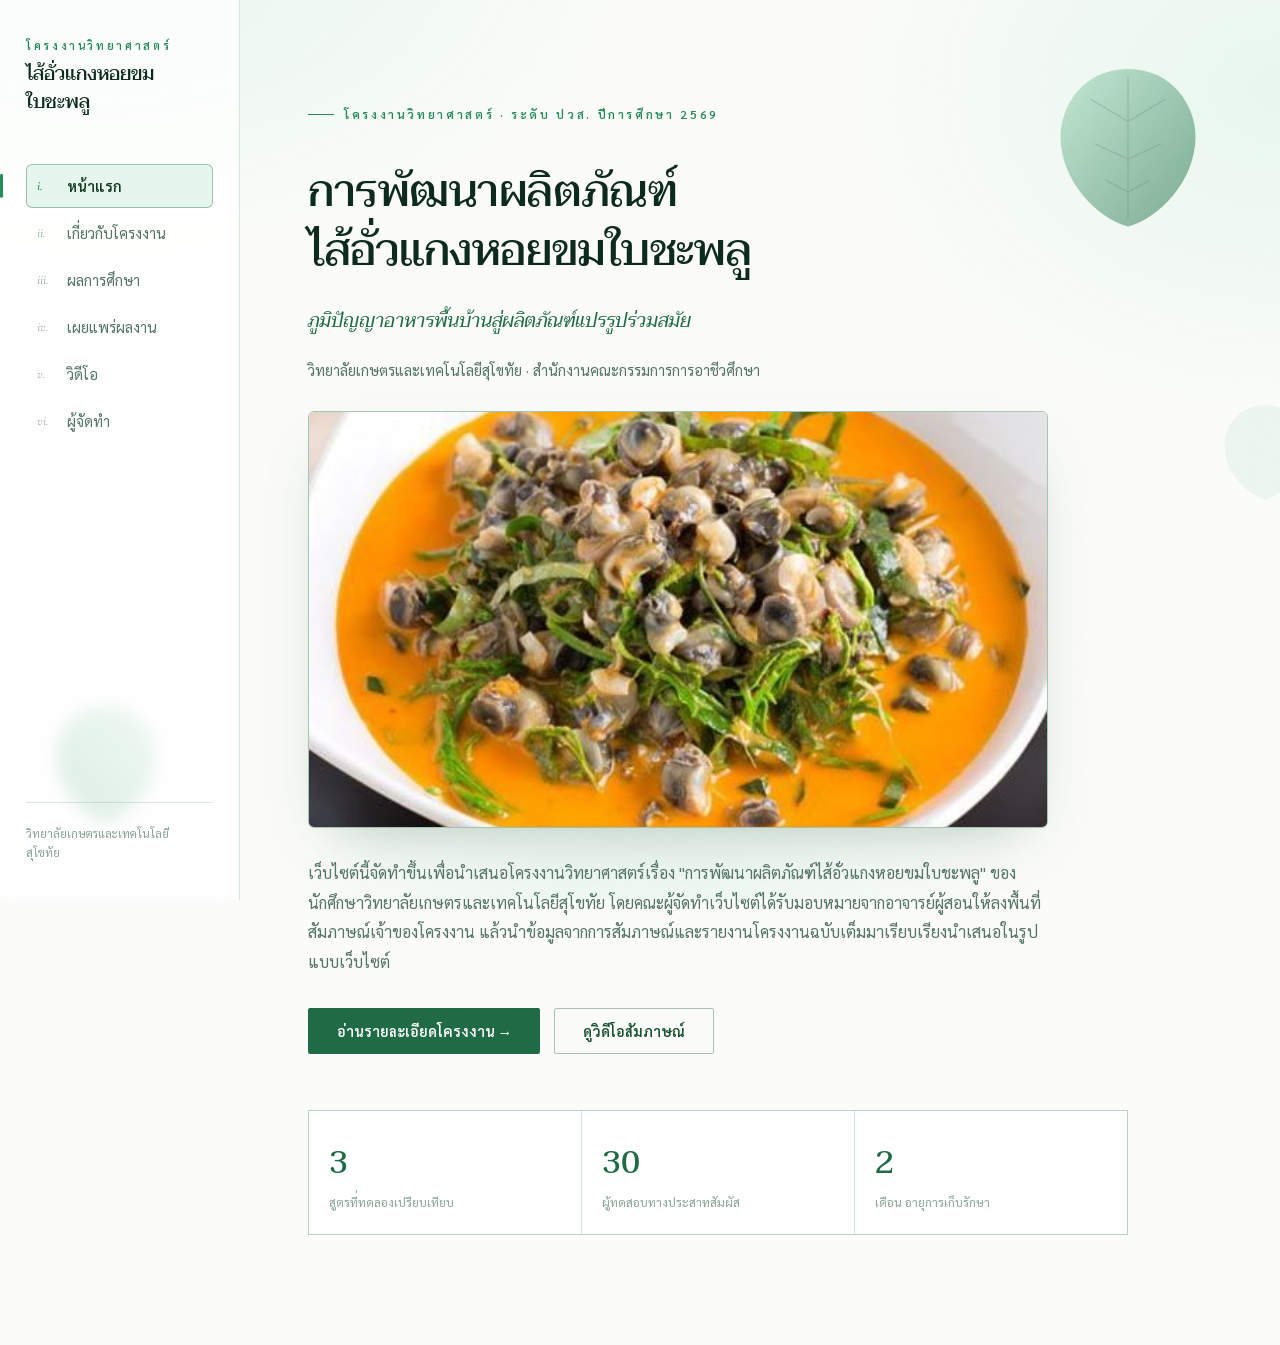
<file: index.html>
<!DOCTYPE html>
<html lang="th">
<head>
<meta charset="UTF-8">
<meta name="viewport" content="width=device-width, initial-scale=1.0">
<title>หน้าแรก — การพัฒนาผลิตภัณฑ์ไส้อั่วแกงหอยขมใบชะพลู</title>
<link rel="preconnect" href="https://fonts.googleapis.com">
<link rel="preconnect" href="https://fonts.gstatic.com" crossorigin>
<link rel="icon" href="images/logo.png" type="image/png">
<link href="https://fonts.googleapis.com/css2?family=Taviraj:wght@300;400;500;600&family=Sarabun:wght@300;400;500;600&family=Cormorant+Garamond:ital@1&display=swap" rel="stylesheet">
<link rel="stylesheet" href="css/style.css">
</head>
<body>

<div class="bg-wash"></div>

<div class="leaf-field">
  <svg class="leaf l1" viewBox="0 0 100 120" xmlns="http://www.w3.org/2000/svg">
    <defs><linearGradient id="lg1" x1="0" y1="0" x2="1" y2="1">
      <stop offset="0%" stop-color="#9dd9ba"/><stop offset="100%" stop-color="#1f6b45"/>
    </linearGradient></defs>
    <path d="M50,10 C20,10 5,35 5,55 C5,85 30,110 50,115 C70,110 95,85 95,55 C95,35 80,10 50,10 Z" fill="url(#lg1)"/>
    <path d="M50,15 L50,110 M50,45 L25,30 M50,45 L75,30 M50,70 L28,60 M50,70 L72,60 M50,92 L35,84 M50,92 L65,84" stroke="#0c2b1c" stroke-width="0.8" fill="none" opacity="0.35"/>
  </svg>
  <svg class="leaf l2" viewBox="0 0 100 120" xmlns="http://www.w3.org/2000/svg">
    <defs><linearGradient id="lg2" x1="0" y1="0" x2="1" y2="1">
      <stop offset="0%" stop-color="#9dd9ba"/><stop offset="100%" stop-color="#278a5b"/>
    </linearGradient></defs>
    <path d="M50,10 C20,10 5,35 5,55 C5,85 30,110 50,115 C70,110 95,85 95,55 C95,35 80,10 50,10 Z" fill="url(#lg2)"/>
    <path d="M50,15 L50,110 M50,45 L25,30 M50,45 L75,30 M50,70 L28,60 M50,70 L72,60" stroke="#0c2b1c" stroke-width="0.8" fill="none" opacity="0.3"/>
  </svg>
  <svg class="leaf l3" viewBox="0 0 100 120" xmlns="http://www.w3.org/2000/svg">
    <path d="M50,10 C20,10 5,35 5,55 C5,85 30,110 50,115 C70,110 95,85 95,55 C95,35 80,10 50,10 Z" fill="#cdecda"/>
  </svg>
</div>

<div class="shell">
  <nav class="rail">
    <div class="brand">
      <div class="brand-mark">โครงงานวิทยาศาสตร์</div>
      <div class="brand-name">ไส้อั่วแกงหอยขม<br>ใบชะพลู</div>
    </div>
    <div class="nav">
      <a class="nav-item" href="index.html"><span class="idx">i.</span>หน้าแรก</a>
      <a class="nav-item" href="about.html"><span class="idx">ii.</span>เกี่ยวกับโครงงาน</a>
      <a class="nav-item" href="results.html"><span class="idx">iii.</span>ผลการศึกษา</a>
      <a class="nav-item" href="exhibition.html"><span class="idx">iv.</span>เผยแพร่ผลงาน</a>
      <a class="nav-item" href="video.html"><span class="idx">v.</span>วิดีโอ</a>
      <a class="nav-item" href="credits.html"><span class="idx">vi.</span>ผู้จัดทำ</a>
    </div>
    <div class="rail-foot">วิทยาลัยเกษตรและเทคโนโลยี<br>สุโขทัย</div>
  </nav>

  <div class="mobile-nav">
    <a href="index.html"><span class="dot"></span>หน้าแรก</a>
    <a href="about.html"><span class="dot"></span>โครงงาน</a>
    <a href="results.html"><span class="dot"></span>ผลศึกษา</a>
    <a href="exhibition.html"><span class="dot"></span>เผยแพร่</a>
    <a href="video.html"><span class="dot"></span>วิดีโอ</a>
    <a href="credits.html"><span class="dot"></span>ผู้จัดทำ</a>
  </div>

  <main class="main">
    <section class="page">
      <div class="hero">
        <div class="eyebrow">โครงงานวิทยาศาสตร์ · ระดับ ปวส. ปีการศึกษา 2569</div>
        <h1>การพัฒนาผลิตภัณฑ์<br>ไส้อั่วแกงหอยขมใบชะพลู</h1>
        <div class="subtitle">ภูมิปัญญาอาหารพื้นบ้านสู่ผลิตภัณฑ์แปรรูปร่วมสมัย</div>
        <div class="school">วิทยาลัยเกษตรและเทคโนโลยีสุโขทัย · สำนักงานคณะกรรมการการอาชีวศึกษา</div>

        <div class="hero-photo">
          <img src="images/dish-hero.jpg" alt="แกงหอยขมใบชะพลู อาหารพื้นบ้านต้นแบบของโครงงาน">
        </div>

        <p style="margin-top:6px;">เว็บไซต์นี้จัดทำขึ้นเพื่อนำเสนอโครงงานวิทยาศาสตร์เรื่อง "การพัฒนาผลิตภัณฑ์ไส้อั่วแกงหอยขมใบชะพลู" ของนักศึกษาวิทยาลัยเกษตรและเทคโนโลยีสุโขทัย โดยคณะผู้จัดทำเว็บไซต์ได้รับมอบหมายจากอาจารย์ผู้สอนให้ลงพื้นที่สัมภาษณ์เจ้าของโครงงาน แล้วนำข้อมูลจากการสัมภาษณ์และรายงานโครงงานฉบับเต็มมาเรียบเรียงนำเสนอในรูปแบบเว็บไซต์</p>

        <div class="cta-row">
          <a class="btn btn-primary" href="about.html">อ่านรายละเอียดโครงงาน →</a>
          <a class="btn btn-ghost" href="video.html">ดูวิดีโอสัมภาษณ์</a>
        </div>
      </div>

      <div class="stat-row">
        <div class="stat-card"><div class="num">3</div><div class="label">สูตรที่ทดลองเปรียบเทียบ</div></div>
        <div class="stat-card"><div class="num">30</div><div class="label">ผู้ทดสอบทางประสาทสัมผัส</div></div>
        <div class="stat-card"><div class="num">2</div><div class="label">เดือน อายุการเก็บรักษา</div></div>
      </div>
    </section>
  </main>
</div>

<script src="js/main.js"></script>
</body>
</html>
</file>
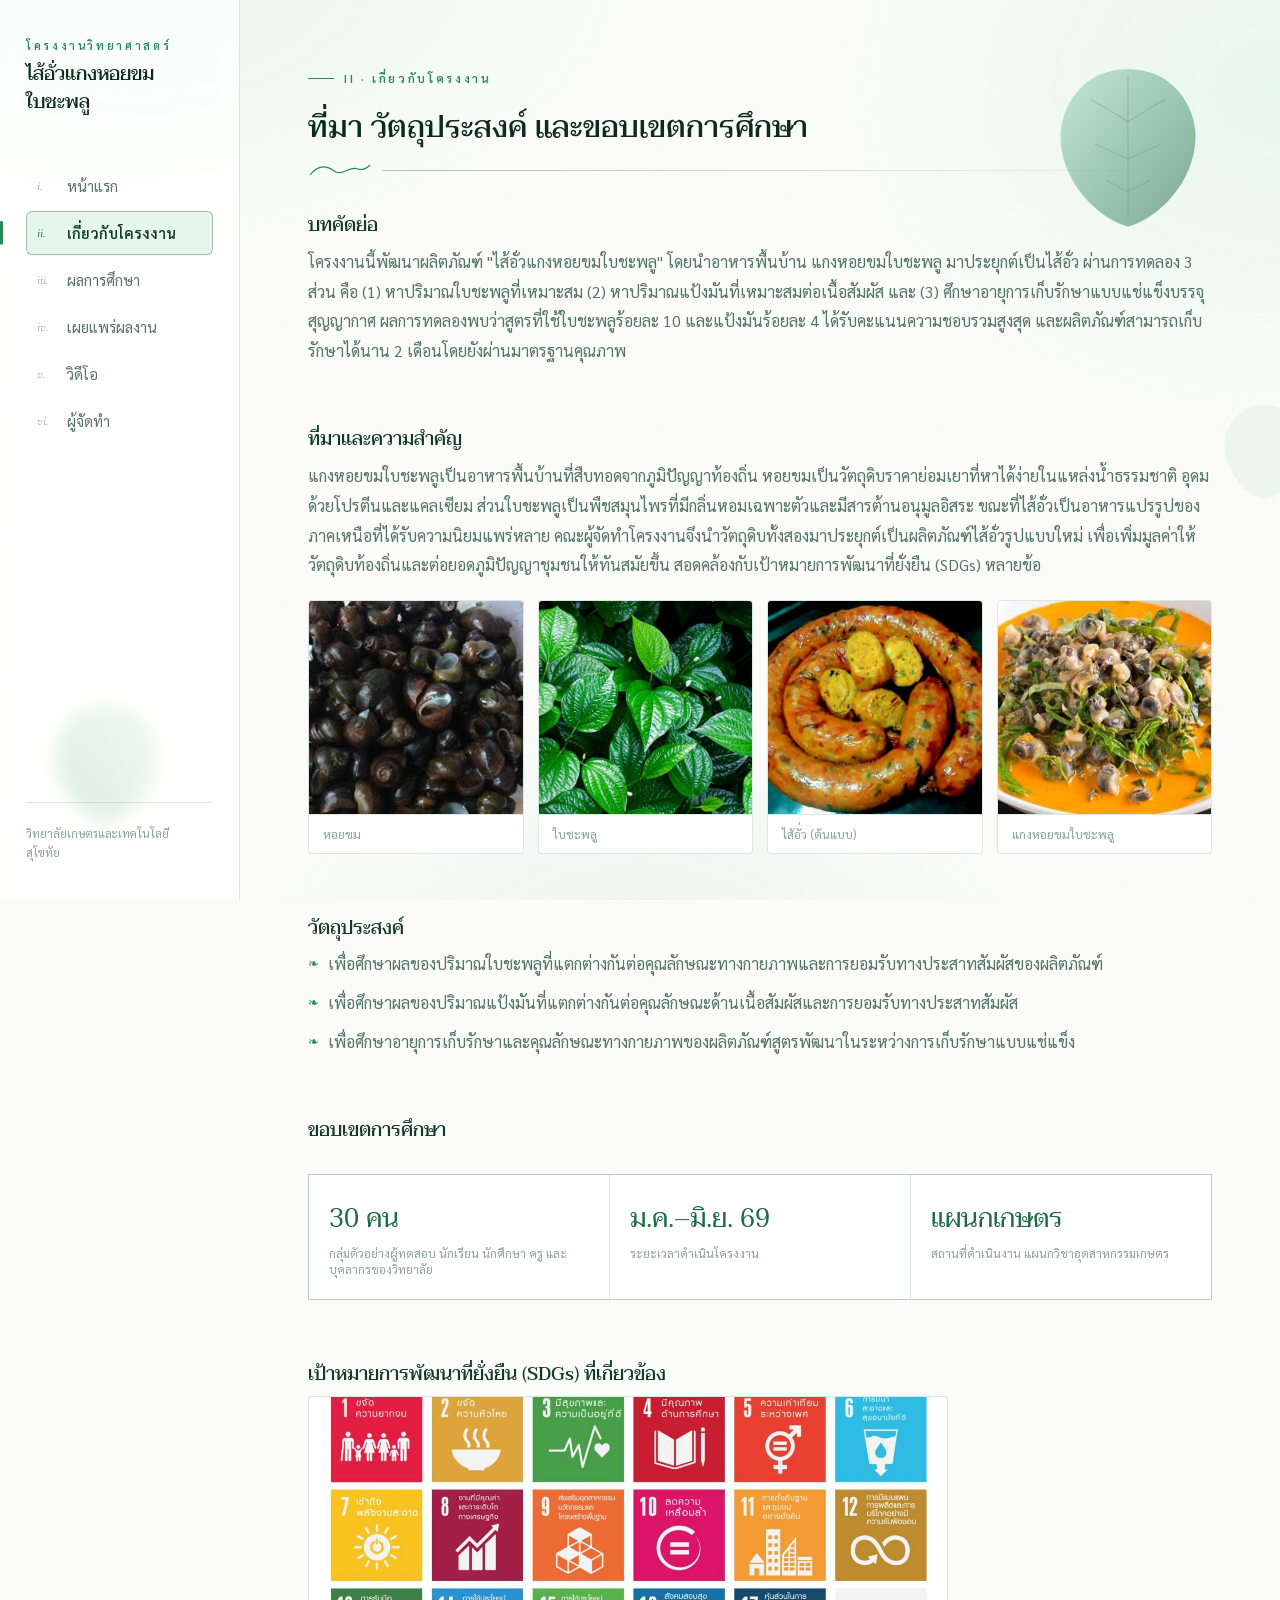
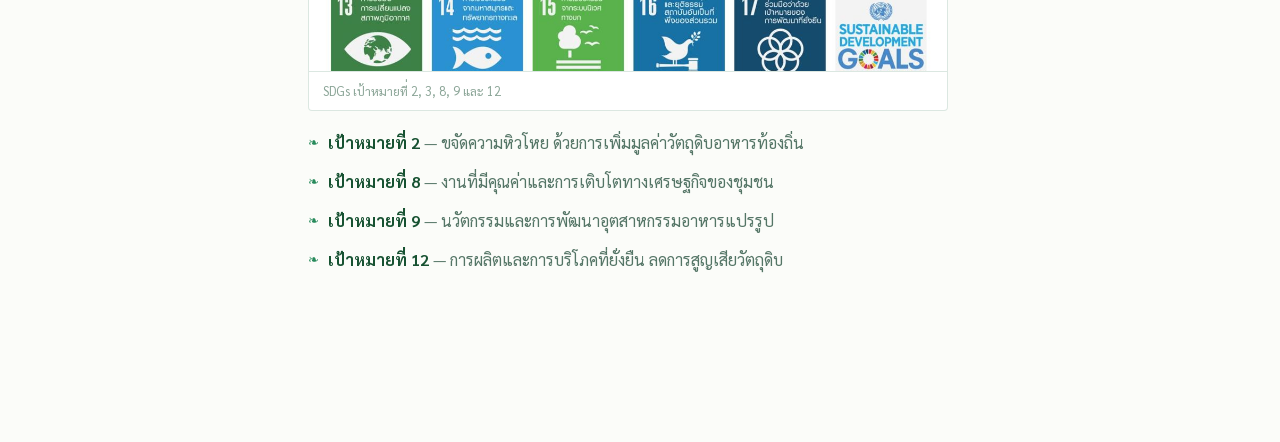
<file: about.html>
<!DOCTYPE html>
<html lang="th">
<head>
<meta charset="UTF-8">
<meta name="viewport" content="width=device-width, initial-scale=1.0">
<title>เกี่ยวกับโครงงาน — การพัฒนาผลิตภัณฑ์ไส้อั่วแกงหอยขมใบชะพลู</title>
<link rel="preconnect" href="https://fonts.googleapis.com">
<link rel="preconnect" href="https://fonts.gstatic.com" crossorigin>
<link rel="icon" href="images/logo.png" type="image/png">
<link href="https://fonts.googleapis.com/css2?family=Taviraj:wght@300;400;500;600&family=Sarabun:wght@300;400;500;600&family=Cormorant+Garamond:ital@1&display=swap" rel="stylesheet">
<link rel="stylesheet" href="css/style.css">
</head>
<body>

<div class="bg-wash"></div>

<div class="leaf-field">
  <svg class="leaf l1" viewBox="0 0 100 120" xmlns="http://www.w3.org/2000/svg">
    <defs><linearGradient id="lg1" x1="0" y1="0" x2="1" y2="1">
      <stop offset="0%" stop-color="#9dd9ba"/><stop offset="100%" stop-color="#1f6b45"/>
    </linearGradient></defs>
    <path d="M50,10 C20,10 5,35 5,55 C5,85 30,110 50,115 C70,110 95,85 95,55 C95,35 80,10 50,10 Z" fill="url(#lg1)"/>
    <path d="M50,15 L50,110 M50,45 L25,30 M50,45 L75,30 M50,70 L28,60 M50,70 L72,60 M50,92 L35,84 M50,92 L65,84" stroke="#0c2b1c" stroke-width="0.8" fill="none" opacity="0.35"/>
  </svg>
  <svg class="leaf l2" viewBox="0 0 100 120" xmlns="http://www.w3.org/2000/svg">
    <defs><linearGradient id="lg2" x1="0" y1="0" x2="1" y2="1">
      <stop offset="0%" stop-color="#9dd9ba"/><stop offset="100%" stop-color="#278a5b"/>
    </linearGradient></defs>
    <path d="M50,10 C20,10 5,35 5,55 C5,85 30,110 50,115 C70,110 95,85 95,55 C95,35 80,10 50,10 Z" fill="url(#lg2)"/>
    <path d="M50,15 L50,110 M50,45 L25,30 M50,45 L75,30 M50,70 L28,60 M50,70 L72,60" stroke="#0c2b1c" stroke-width="0.8" fill="none" opacity="0.3"/>
  </svg>
  <svg class="leaf l3" viewBox="0 0 100 120" xmlns="http://www.w3.org/2000/svg">
    <path d="M50,10 C20,10 5,35 5,55 C5,85 30,110 50,115 C70,110 95,85 95,55 C95,35 80,10 50,10 Z" fill="#cdecda"/>
  </svg>
</div>

<div class="shell">
  <nav class="rail">
    <div class="brand">
      <div class="brand-mark">โครงงานวิทยาศาสตร์</div>
      <div class="brand-name">ไส้อั่วแกงหอยขม<br>ใบชะพลู</div>
    </div>
    <div class="nav">
      <a class="nav-item" href="index.html"><span class="idx">i.</span>หน้าแรก</a>
      <a class="nav-item" href="about.html"><span class="idx">ii.</span>เกี่ยวกับโครงงาน</a>
      <a class="nav-item" href="results.html"><span class="idx">iii.</span>ผลการศึกษา</a>
      <a class="nav-item" href="exhibition.html"><span class="idx">iv.</span>เผยแพร่ผลงาน</a>
      <a class="nav-item" href="video.html"><span class="idx">v.</span>วิดีโอ</a>
      <a class="nav-item" href="credits.html"><span class="idx">vi.</span>ผู้จัดทำ</a>
    </div>
    <div class="rail-foot">วิทยาลัยเกษตรและเทคโนโลยี<br>สุโขทัย</div>
  </nav>

  <div class="mobile-nav">
    <a href="index.html"><span class="dot"></span>หน้าแรก</a>
    <a href="about.html"><span class="dot"></span>โครงงาน</a>
    <a href="results.html"><span class="dot"></span>ผลศึกษา</a>
    <a href="exhibition.html"><span class="dot"></span>เผยแพร่</a>
    <a href="video.html"><span class="dot"></span>วิดีโอ</a>
    <a href="credits.html"><span class="dot"></span>ผู้จัดทำ</a>
  </div>

  <main class="main">
    <section class="page">
      <div class="eyebrow">II · เกี่ยวกับโครงงาน</div>
      <h2 style="font-size:30px;margin-bottom:8px;">ที่มา วัตถุประสงค์ และขอบเขตการศึกษา</h2>
      <div class="vine"><svg viewBox="0 0 64 18"><path d="M2,14 C10,4 18,4 26,10 C34,16 42,4 50,8 C56,10 60,6 62,4" stroke="#278a5b" stroke-width="1.2" fill="none"/></svg><div class="rule"></div></div>

      <div class="section" style="margin-top:30px;">
        <div class="section-head"><h3>บทคัดย่อ</h3></div>
        <p>โครงงานนี้พัฒนาผลิตภัณฑ์ "ไส้อั่วแกงหอยขมใบชะพลู" โดยนำอาหารพื้นบ้าน แกงหอยขมใบชะพลู มาประยุกต์เป็นไส้อั่ว ผ่านการทดลอง 3 ส่วน คือ (1) หาปริมาณใบชะพลูที่เหมาะสม (2) หาปริมาณแป้งมันที่เหมาะสมต่อเนื้อสัมผัส และ (3) ศึกษาอายุการเก็บรักษาแบบแช่แข็งบรรจุสุญญากาศ ผลการทดลองพบว่าสูตรที่ใช้ใบชะพลูร้อยละ 10 และแป้งมันร้อยละ 4 ได้รับคะแนนความชอบรวมสูงสุด และผลิตภัณฑ์สามารถเก็บรักษาได้นาน 2 เดือนโดยยังผ่านมาตรฐานคุณภาพ</p>
      </div>

      <div class="section">
        <div class="section-head"><h3>ที่มาและความสำคัญ</h3></div>
        <p>แกงหอยขมใบชะพลูเป็นอาหารพื้นบ้านที่สืบทอดจากภูมิปัญญาท้องถิ่น หอยขมเป็นวัตถุดิบราคาย่อมเยาที่หาได้ง่ายในแหล่งน้ำธรรมชาติ อุดมด้วยโปรตีนและแคลเซียม ส่วนใบชะพลูเป็นพืชสมุนไพรที่มีกลิ่นหอมเฉพาะตัวและมีสารต้านอนุมูลอิสระ ขณะที่ไส้อั่วเป็นอาหารแปรรูปของภาคเหนือที่ได้รับความนิยมแพร่หลาย คณะผู้จัดทำโครงงานจึงนำวัตถุดิบทั้งสองมาประยุกต์เป็นผลิตภัณฑ์ไส้อั่วรูปแบบใหม่ เพื่อเพิ่มมูลค่าให้วัตถุดิบท้องถิ่นและต่อยอดภูมิปัญญาชุมชนให้ทันสมัยขึ้น สอดคล้องกับเป้าหมายการพัฒนาที่ยั่งยืน (SDGs) หลายข้อ</p>

        <div class="img-row" style="margin-top:20px;">
          <div class="figure"><img src="images/snail.jpg" alt="หอยขม วัตถุดิบหลักของแกงหอยขมใบชะพลู"><div class="cap">หอยขม</div></div>
          <div class="figure"><img src="images/betel-leaf.jpg" alt="ใบชะพลู พืชสมุนไพรพื้นบ้าน"><div class="cap">ใบชะพลู</div></div>
          <div class="figure"><img src="images/sausage.jpg" alt="ไส้อั่ว อาหารแปรรูปภาคเหนือ"><div class="cap">ไส้อั่ว (ต้นแบบ)</div></div>
          <div class="figure"><img src="images/dish-hero.jpg" alt="แกงหอยขมใบชะพลู อาหารต้นตำรับ"><div class="cap">แกงหอยขมใบชะพลู</div></div>
        </div>
      </div>

      <div class="section">
        <div class="section-head"><h3>วัตถุประสงค์</h3></div>
        <ul class="plain">
          <li>เพื่อศึกษาผลของปริมาณใบชะพลูที่แตกต่างกันต่อคุณลักษณะทางกายภาพและการยอมรับทางประสาทสัมผัสของผลิตภัณฑ์</li>
          <li>เพื่อศึกษาผลของปริมาณแป้งมันที่แตกต่างกันต่อคุณลักษณะด้านเนื้อสัมผัสและการยอมรับทางประสาทสัมผัส</li>
          <li>เพื่อศึกษาอายุการเก็บรักษาและคุณลักษณะทางกายภาพของผลิตภัณฑ์สูตรพัฒนาในระหว่างการเก็บรักษาแบบแช่แข็ง</li>
        </ul>
      </div>

      <div class="section">
        <div class="section-head"><h3>ขอบเขตการศึกษา</h3></div>
        <div class="highlight-strip">
          <div class="cell"><div class="n">30 คน</div><div class="l">กลุ่มตัวอย่างผู้ทดสอบ นักเรียน นักศึกษา ครู และบุคลากรของวิทยาลัย</div></div>
          <div class="cell"><div class="n">ม.ค.–มิ.ย. 69</div><div class="l">ระยะเวลาดำเนินโครงงาน</div></div>
          <div class="cell"><div class="n">แผนกเกษตร</div><div class="l">สถานที่ดำเนินงาน แผนกวิชาอุตสาหกรรมเกษตร</div></div>
        </div>
      </div>

      <div class="section">
        <div class="section-head"><h3>เป้าหมายการพัฒนาที่ยั่งยืน (SDGs) ที่เกี่ยวข้อง</h3></div>
        <div class="figure wide" style="max-width:640px;">
          <img src="images/sdgs.jpg" alt="เป้าหมายการพัฒนาที่ยั่งยืน SDGs ที่เกี่ยวข้องกับโครงงาน">
          <div class="cap">SDGs เป้าหมายที่ 2, 3, 8, 9 และ 12</div>
        </div>
        <ul class="plain" style="margin-top:18px;">
          <li><b style="color:var(--green-800);">เป้าหมายที่ 2</b> — ขจัดความหิวโหย ด้วยการเพิ่มมูลค่าวัตถุดิบอาหารท้องถิ่น</li>
          <li><b style="color:var(--green-800);">เป้าหมายที่ 8</b> — งานที่มีคุณค่าและการเติบโตทางเศรษฐกิจของชุมชน</li>
          <li><b style="color:var(--green-800);">เป้าหมายที่ 9</b> — นวัตกรรมและการพัฒนาอุตสาหกรรมอาหารแปรรูป</li>
          <li><b style="color:var(--green-800);">เป้าหมายที่ 12</b> — การผลิตและการบริโภคที่ยั่งยืน ลดการสูญเสียวัตถุดิบ</li>
        </ul>
      </div>
    </section>
  </main>
</div>

<script src="js/main.js"></script>
</body>
</html>
</file>
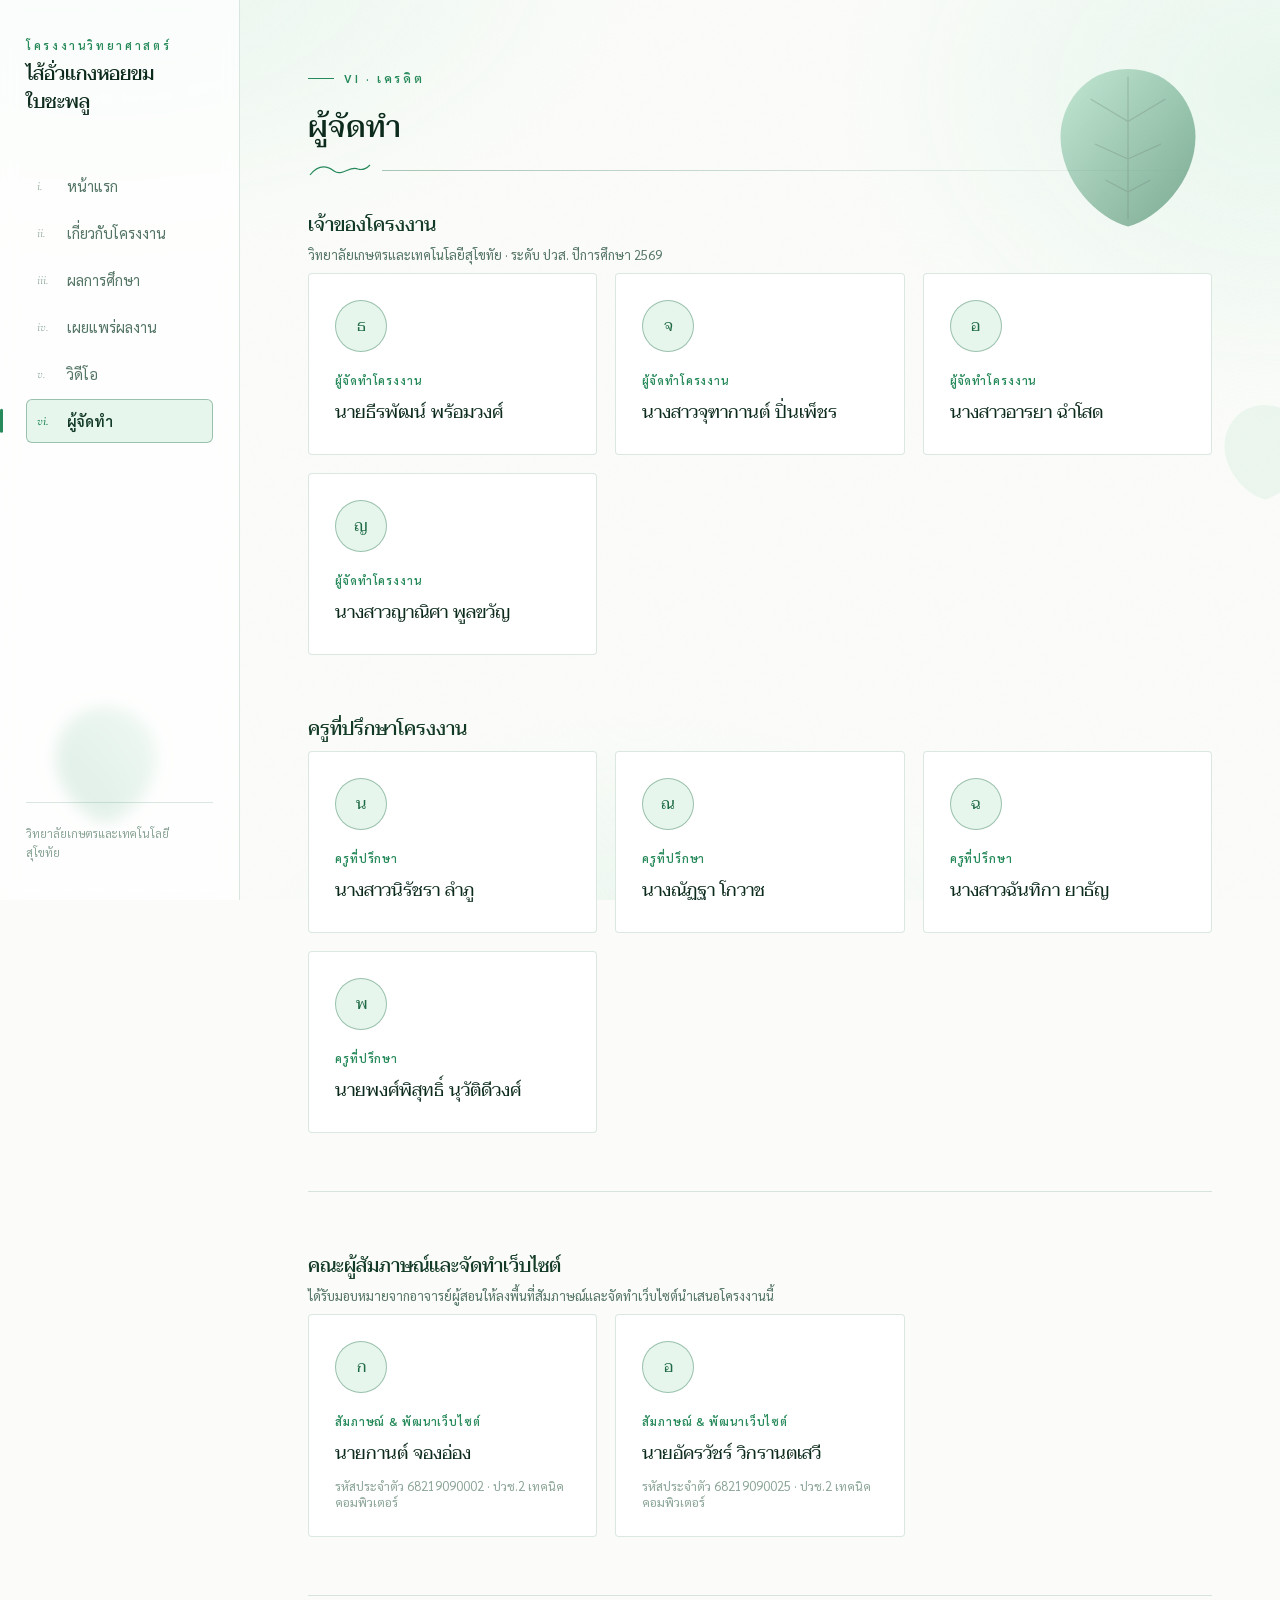
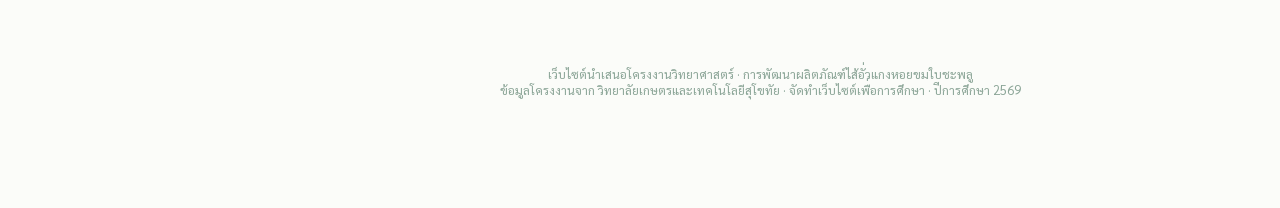
<file: credits.html>
<!DOCTYPE html>
<html lang="th">
<head>
<meta charset="UTF-8">
<meta name="viewport" content="width=device-width, initial-scale=1.0">
<title>ผู้จัดทำ — การพัฒนาผลิตภัณฑ์ไส้อั่วแกงหอยขมใบชะพลู</title>
<link rel="preconnect" href="https://fonts.googleapis.com">
<link rel="preconnect" href="https://fonts.gstatic.com" crossorigin>
<link rel="icon" href="images/logo.png" type="image/png">
<link href="https://fonts.googleapis.com/css2?family=Taviraj:wght@300;400;500;600&family=Sarabun:wght@300;400;500;600&family=Cormorant+Garamond:ital@1&display=swap" rel="stylesheet">
<link rel="stylesheet" href="css/style.css">
</head>
<body>

<div class="bg-wash"></div>

<div class="leaf-field">
  <svg class="leaf l1" viewBox="0 0 100 120" xmlns="http://www.w3.org/2000/svg">
    <defs><linearGradient id="lg1" x1="0" y1="0" x2="1" y2="1">
      <stop offset="0%" stop-color="#9dd9ba"/><stop offset="100%" stop-color="#1f6b45"/>
    </linearGradient></defs>
    <path d="M50,10 C20,10 5,35 5,55 C5,85 30,110 50,115 C70,110 95,85 95,55 C95,35 80,10 50,10 Z" fill="url(#lg1)"/>
    <path d="M50,15 L50,110 M50,45 L25,30 M50,45 L75,30 M50,70 L28,60 M50,70 L72,60 M50,92 L35,84 M50,92 L65,84" stroke="#0c2b1c" stroke-width="0.8" fill="none" opacity="0.35"/>
  </svg>
  <svg class="leaf l2" viewBox="0 0 100 120" xmlns="http://www.w3.org/2000/svg">
    <defs><linearGradient id="lg2" x1="0" y1="0" x2="1" y2="1">
      <stop offset="0%" stop-color="#9dd9ba"/><stop offset="100%" stop-color="#278a5b"/>
    </linearGradient></defs>
    <path d="M50,10 C20,10 5,35 5,55 C5,85 30,110 50,115 C70,110 95,85 95,55 C95,35 80,10 50,10 Z" fill="url(#lg2)"/>
    <path d="M50,15 L50,110 M50,45 L25,30 M50,45 L75,30 M50,70 L28,60 M50,70 L72,60" stroke="#0c2b1c" stroke-width="0.8" fill="none" opacity="0.3"/>
  </svg>
  <svg class="leaf l3" viewBox="0 0 100 120" xmlns="http://www.w3.org/2000/svg">
    <path d="M50,10 C20,10 5,35 5,55 C5,85 30,110 50,115 C70,110 95,85 95,55 C95,35 80,10 50,10 Z" fill="#cdecda"/>
  </svg>
</div>

<div class="shell">
  <nav class="rail">
    <div class="brand">
      <div class="brand-mark">โครงงานวิทยาศาสตร์</div>
      <div class="brand-name">ไส้อั่วแกงหอยขม<br>ใบชะพลู</div>
    </div>
    <div class="nav">
      <a class="nav-item" href="index.html"><span class="idx">i.</span>หน้าแรก</a>
      <a class="nav-item" href="about.html"><span class="idx">ii.</span>เกี่ยวกับโครงงาน</a>
      <a class="nav-item" href="results.html"><span class="idx">iii.</span>ผลการศึกษา</a>
      <a class="nav-item" href="exhibition.html"><span class="idx">iv.</span>เผยแพร่ผลงาน</a>
      <a class="nav-item" href="video.html"><span class="idx">v.</span>วิดีโอ</a>
      <a class="nav-item" href="credits.html"><span class="idx">vi.</span>ผู้จัดทำ</a>
    </div>
    <div class="rail-foot">วิทยาลัยเกษตรและเทคโนโลยี<br>สุโขทัย</div>
  </nav>

  <div class="mobile-nav">
    <a href="index.html"><span class="dot"></span>หน้าแรก</a>
    <a href="about.html"><span class="dot"></span>โครงงาน</a>
    <a href="results.html"><span class="dot"></span>ผลศึกษา</a>
    <a href="exhibition.html"><span class="dot"></span>เผยแพร่</a>
    <a href="video.html"><span class="dot"></span>วิดีโอ</a>
    <a href="credits.html"><span class="dot"></span>ผู้จัดทำ</a>
  </div>

  <main class="main">
    <section class="page">
      <div class="eyebrow">VI · เครดิต</div>
      <h2 style="font-size:30px;margin-bottom:8px;">ผู้จัดทำ</h2>
      <div class="vine"><svg viewBox="0 0 64 18"><path d="M2,14 C10,4 18,4 26,10 C34,16 42,4 50,8 C56,10 60,6 62,4" stroke="#278a5b" stroke-width="1.2" fill="none"/></svg><div class="rule"></div></div>

      <div class="section" style="margin-top:30px;">
        <div class="section-head">
          <h3>เจ้าของโครงงาน</h3>
          <p style="margin-top:2px;font-size:13px;">วิทยาลัยเกษตรและเทคโนโลยีสุโขทัย · ระดับ ปวส. ปีการศึกษา 2569</p>
        </div>
        <div class="card-grid">
          <div class="team-card"><div class="avatar">ธ</div><div class="role">ผู้จัดทำโครงงาน</div><div class="name">นายธีรพัฒน์ พร้อมวงศ์</div></div>
          <div class="team-card"><div class="avatar">จ</div><div class="role">ผู้จัดทำโครงงาน</div><div class="name">นางสาวจุฑากานต์ ปิ่นเพ็ชร</div></div>
          <div class="team-card"><div class="avatar">อ</div><div class="role">ผู้จัดทำโครงงาน</div><div class="name">นางสาวอารยา ฉำโสด</div></div>
          <div class="team-card"><div class="avatar">ญ</div><div class="role">ผู้จัดทำโครงงาน</div><div class="name">นางสาวญาณิศา พูลขวัญ</div></div>
        </div>
      </div>

      <div class="section">
        <div class="section-head"><h3>ครูที่ปรึกษาโครงงาน</h3></div>
        <div class="card-grid">
          <div class="team-card"><div class="avatar">น</div><div class="role">ครูที่ปรึกษา</div><div class="name">นางสาวนิรัชรา ลำภู</div></div>
          <div class="team-card"><div class="avatar">ณ</div><div class="role">ครูที่ปรึกษา</div><div class="name">นางณัฏฐา โกวาช</div></div>
          <div class="team-card"><div class="avatar">ฉ</div><div class="role">ครูที่ปรึกษา</div><div class="name">นางสาวฉันทิกา ยาธัญ</div></div>
          <div class="team-card"><div class="avatar">พ</div><div class="role">ครูที่ปรึกษา</div><div class="name">นายพงศ์พิสุทธิ์ นุวัติดีวงศ์</div></div>
        </div>
      </div>

      <div class="divider"></div>

      <div class="section">
        <div class="section-head">
          <h3>คณะผู้สัมภาษณ์และจัดทำเว็บไซต์</h3>
          <p style="margin-top:2px;font-size:13px;">ได้รับมอบหมายจากอาจารย์ผู้สอนให้ลงพื้นที่สัมภาษณ์และจัดทำเว็บไซต์นำเสนอโครงงานนี้</p>
        </div>
        <div class="card-grid">
          <div class="team-card"><div class="avatar">ก</div><div class="role">สัมภาษณ์ &amp; พัฒนาเว็บไซต์</div><div class="name">นายกานต์ จองอ่อง</div><div class="sub">รหัสประจำตัว 68219090002 · ปวช.2 เทคนิคคอมพิวเตอร์</div></div>
          <div class="team-card"><div class="avatar">อ</div><div class="role">สัมภาษณ์ &amp; พัฒนาเว็บไซต์</div><div class="name">นายอัครวัชร์ วิกรานตเสวี</div><div class="sub">รหัสประจำตัว 68219090025 · ปวช.2 เทคนิคคอมพิวเตอร์</div></div>
        </div>
      </div>

      <div class="divider"></div>
      <div class="footer-note">เว็บไซต์นำเสนอโครงงานวิทยาศาสตร์ · การพัฒนาผลิตภัณฑ์ไส้อั่วแกงหอยขมใบชะพลู<br>ข้อมูลโครงงานจาก วิทยาลัยเกษตรและเทคโนโลยีสุโขทัย · จัดทำเว็บไซต์เพื่อการศึกษา · ปีการศึกษา 2569</div>
    </section>
  </main>
</div>

<script src="js/main.js"></script>
</body>
</html>
</file>
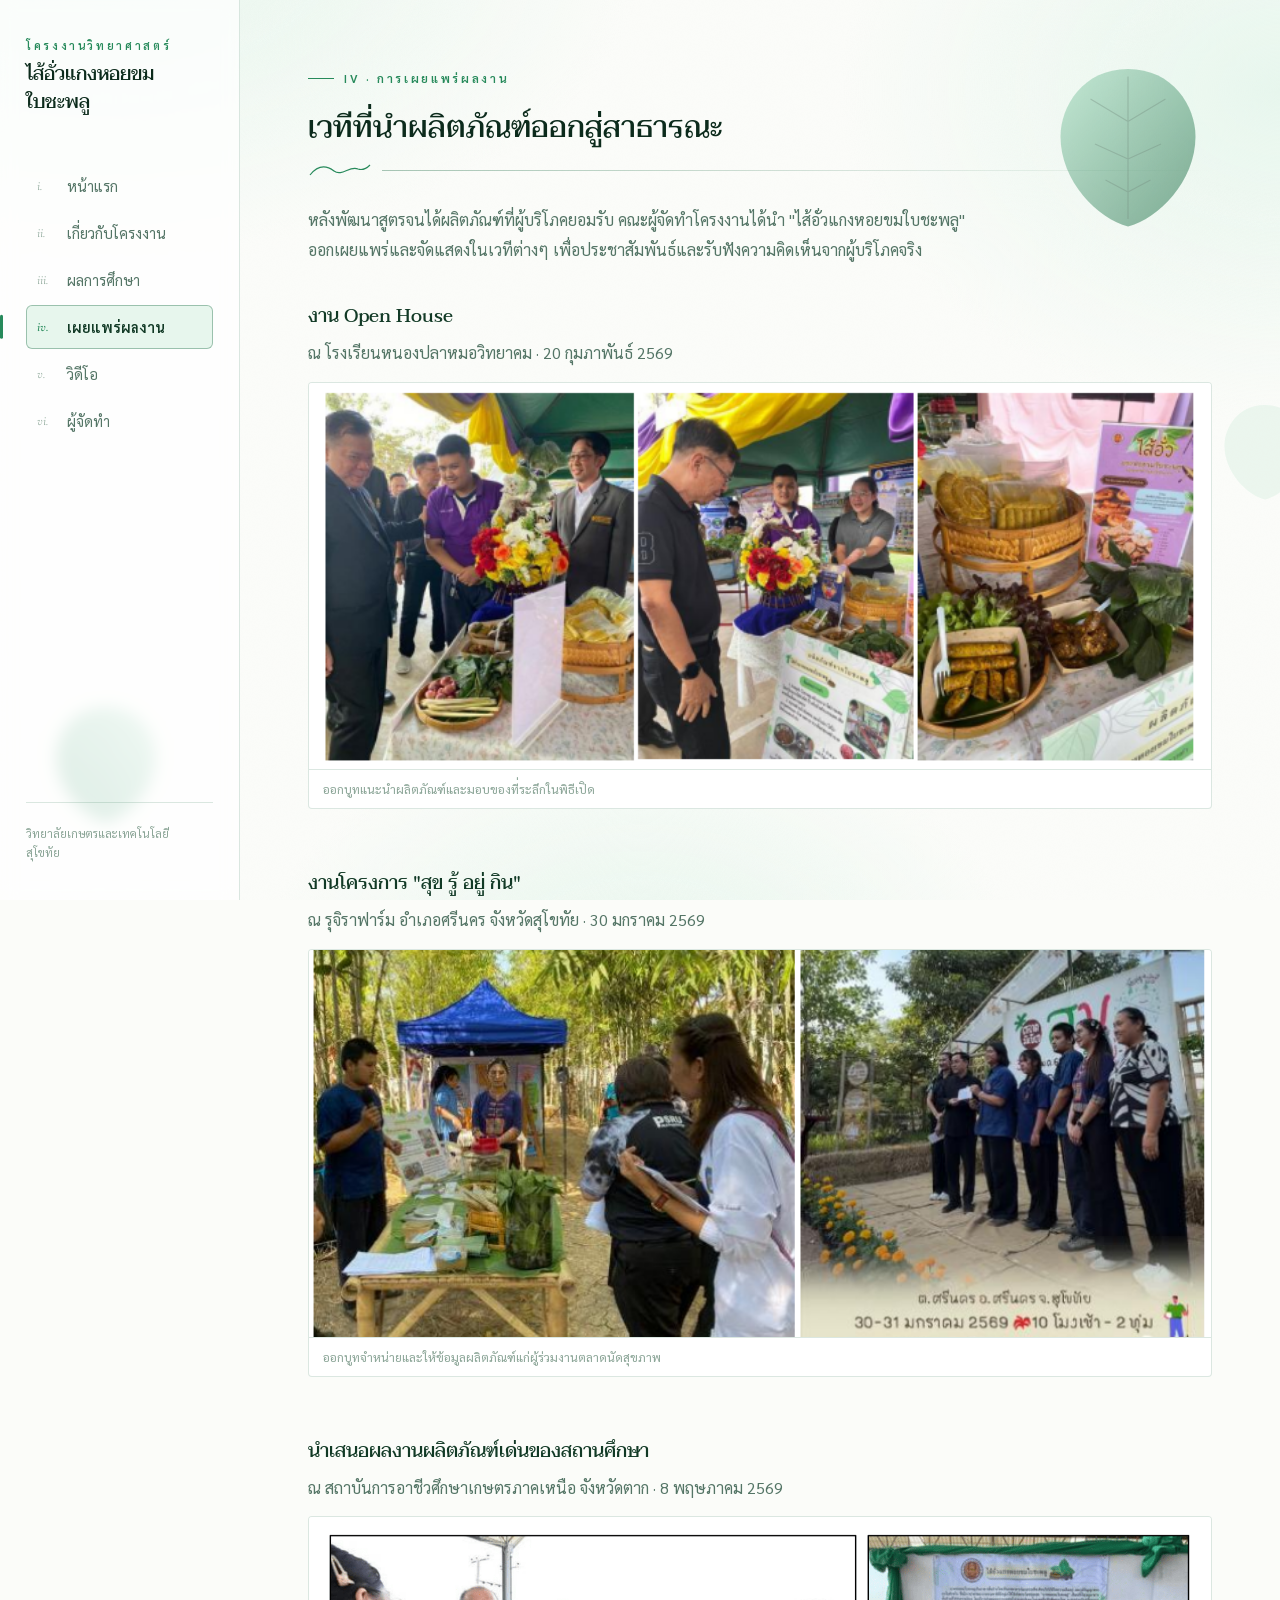
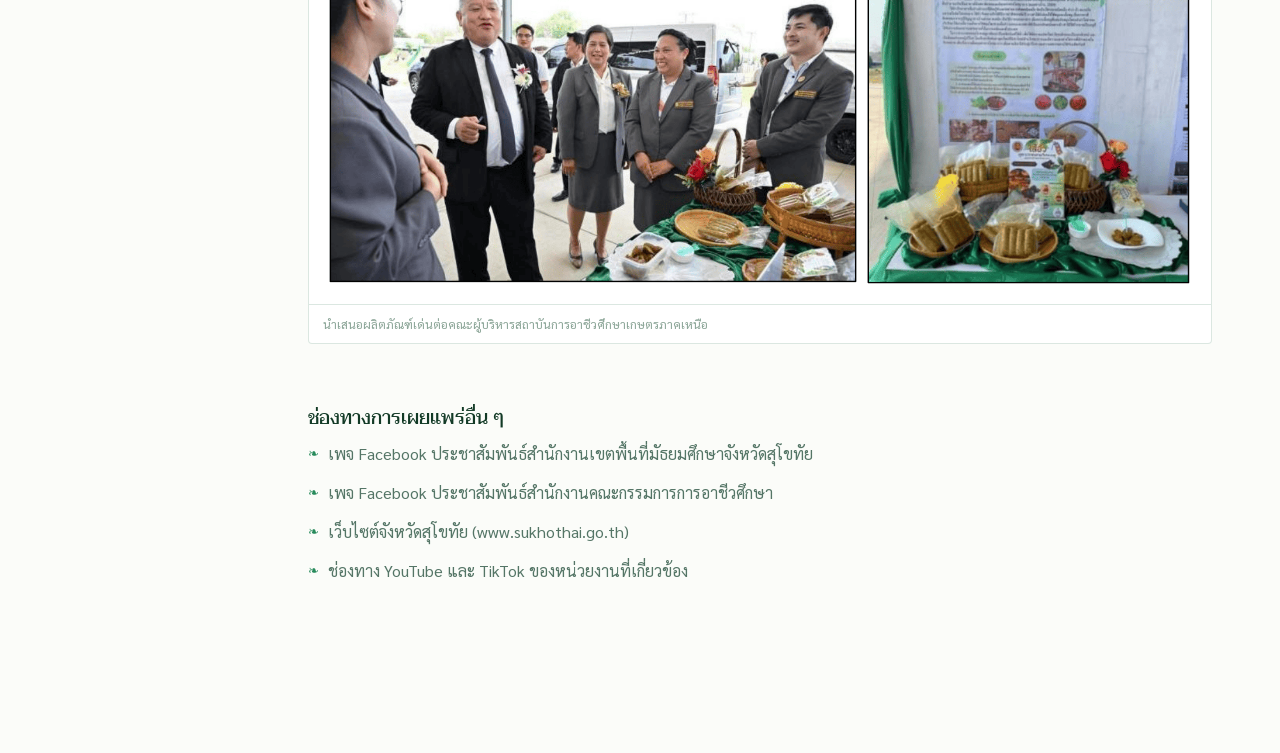
<file: exhibition.html>
<!DOCTYPE html>
<html lang="th">
<head>
<meta charset="UTF-8">
<meta name="viewport" content="width=device-width, initial-scale=1.0">
<title>เผยแพร่ผลงาน — การพัฒนาผลิตภัณฑ์ไส้อั่วแกงหอยขมใบชะพลู</title>
<link rel="preconnect" href="https://fonts.googleapis.com">
<link rel="preconnect" href="https://fonts.gstatic.com" crossorigin>
<link rel="icon" href="images/logo.png" type="image/png">
<link href="https://fonts.googleapis.com/css2?family=Taviraj:wght@300;400;500;600&family=Sarabun:wght@300;400;500;600&family=Cormorant+Garamond:ital@1&display=swap" rel="stylesheet">
<link rel="stylesheet" href="css/style.css">
</head>
<body>

<div class="bg-wash"></div>

<div class="leaf-field">
  <svg class="leaf l1" viewBox="0 0 100 120" xmlns="http://www.w3.org/2000/svg">
    <defs><linearGradient id="lg1" x1="0" y1="0" x2="1" y2="1">
      <stop offset="0%" stop-color="#9dd9ba"/><stop offset="100%" stop-color="#1f6b45"/>
    </linearGradient></defs>
    <path d="M50,10 C20,10 5,35 5,55 C5,85 30,110 50,115 C70,110 95,85 95,55 C95,35 80,10 50,10 Z" fill="url(#lg1)"/>
    <path d="M50,15 L50,110 M50,45 L25,30 M50,45 L75,30 M50,70 L28,60 M50,70 L72,60 M50,92 L35,84 M50,92 L65,84" stroke="#0c2b1c" stroke-width="0.8" fill="none" opacity="0.35"/>
  </svg>
  <svg class="leaf l2" viewBox="0 0 100 120" xmlns="http://www.w3.org/2000/svg">
    <defs><linearGradient id="lg2" x1="0" y1="0" x2="1" y2="1">
      <stop offset="0%" stop-color="#9dd9ba"/><stop offset="100%" stop-color="#278a5b"/>
    </linearGradient></defs>
    <path d="M50,10 C20,10 5,35 5,55 C5,85 30,110 50,115 C70,110 95,85 95,55 C95,35 80,10 50,10 Z" fill="url(#lg2)"/>
    <path d="M50,15 L50,110 M50,45 L25,30 M50,45 L75,30 M50,70 L28,60 M50,70 L72,60" stroke="#0c2b1c" stroke-width="0.8" fill="none" opacity="0.3"/>
  </svg>
  <svg class="leaf l3" viewBox="0 0 100 120" xmlns="http://www.w3.org/2000/svg">
    <path d="M50,10 C20,10 5,35 5,55 C5,85 30,110 50,115 C70,110 95,85 95,55 C95,35 80,10 50,10 Z" fill="#cdecda"/>
  </svg>
</div>

<div class="shell">
  <nav class="rail">
    <div class="brand">
      <div class="brand-mark">โครงงานวิทยาศาสตร์</div>
      <div class="brand-name">ไส้อั่วแกงหอยขม<br>ใบชะพลู</div>
    </div>
    <div class="nav">
      <a class="nav-item" href="index.html"><span class="idx">i.</span>หน้าแรก</a>
      <a class="nav-item" href="about.html"><span class="idx">ii.</span>เกี่ยวกับโครงงาน</a>
      <a class="nav-item" href="results.html"><span class="idx">iii.</span>ผลการศึกษา</a>
      <a class="nav-item" href="exhibition.html"><span class="idx">iv.</span>เผยแพร่ผลงาน</a>
      <a class="nav-item" href="video.html"><span class="idx">v.</span>วิดีโอ</a>
      <a class="nav-item" href="credits.html"><span class="idx">vi.</span>ผู้จัดทำ</a>
    </div>
    <div class="rail-foot">วิทยาลัยเกษตรและเทคโนโลยี<br>สุโขทัย</div>
  </nav>

  <div class="mobile-nav">
    <a href="index.html"><span class="dot"></span>หน้าแรก</a>
    <a href="about.html"><span class="dot"></span>โครงงาน</a>
    <a href="results.html"><span class="dot"></span>ผลศึกษา</a>
    <a href="exhibition.html"><span class="dot"></span>เผยแพร่</a>
    <a href="video.html"><span class="dot"></span>วิดีโอ</a>
    <a href="credits.html"><span class="dot"></span>ผู้จัดทำ</a>
  </div>

  <main class="main">
    <section class="page">
      <div class="eyebrow">IV · การเผยแพร่ผลงาน</div>
      <h2 style="font-size:30px;margin-bottom:8px;">เวทีที่นำผลิตภัณฑ์ออกสู่สาธารณะ</h2>
      <div class="vine"><svg viewBox="0 0 64 18"><path d="M2,14 C10,4 18,4 26,10 C34,16 42,4 50,8 C56,10 60,6 62,4" stroke="#278a5b" stroke-width="1.2" fill="none"/></svg><div class="rule"></div></div>
      <p style="margin-top:26px;max-width:680px;">หลังพัฒนาสูตรจนได้ผลิตภัณฑ์ที่ผู้บริโภคยอมรับ คณะผู้จัดทำโครงงานได้นำ "ไส้อั่วแกงหอยขมใบชะพลู" ออกเผยแพร่และจัดแสดงในเวทีต่างๆ เพื่อประชาสัมพันธ์และรับฟังความคิดเห็นจากผู้บริโภคจริง</p>

      <div class="section" style="margin-top:36px;">
        <div class="section-head"><h3>งาน Open House</h3></div>
        <p>ณ โรงเรียนหนองปลาหมอวิทยาคม · 20 กุมภาพันธ์ 2569</p>
        <div class="figure wide" style="margin-top:14px;">
          <img src="images/exhibit-openhouse.png" alt="งาน Open House ณ โรงเรียนหนองปลาหมอวิทยาคม">
          <div class="cap">ออกบูทแนะนำผลิตภัณฑ์และมอบของที่ระลึกในพิธีเปิด</div>
        </div>
      </div>

      <div class="section">
        <div class="section-head"><h3>งานโครงการ "สุข รู้ อยู่ กิน"</h3></div>
        <p>ณ รุจิราฟาร์ม อำเภอศรีนคร จังหวัดสุโขทัย · 30 มกราคม 2569</p>
        <div class="figure wide" style="margin-top:14px;">
          <img src="images/exhibit-farm.png" alt="งานโครงการสุขรู้อยู่กิน ณ รุจิราฟาร์ม">
          <div class="cap">ออกบูทจำหน่ายและให้ข้อมูลผลิตภัณฑ์แก่ผู้ร่วมงานตลาดนัดสุขภาพ</div>
        </div>
      </div>

      <div class="section">
        <div class="section-head"><h3>นำเสนอผลงานผลิตภัณฑ์เด่นของสถานศึกษา</h3></div>
        <p>ณ สถาบันการอาชีวศึกษาเกษตรภาคเหนือ จังหวัดตาก · 8 พฤษภาคม 2569</p>
        <div class="figure wide" style="margin-top:14px;">
          <img src="images/exhibit-institute.png" alt="นำเสนอผลงานผลิตภัณฑ์เด่นของสถานศึกษา ณ สถาบันการอาชีวศึกษาเกษตรภาคเหนือ">
          <div class="cap">นำเสนอผลิตภัณฑ์เด่นต่อคณะผู้บริหารสถาบันการอาชีวศึกษาเกษตรภาคเหนือ</div>
        </div>
      </div>

      <div class="section">
        <div class="section-head"><h3>ช่องทางการเผยแพร่อื่น ๆ</h3></div>
        <ul class="plain">
          <li>เพจ Facebook ประชาสัมพันธ์สำนักงานเขตพื้นที่มัธยมศึกษาจังหวัดสุโขทัย</li>
          <li>เพจ Facebook ประชาสัมพันธ์สำนักงานคณะกรรมการการอาชีวศึกษา</li>
          <li>เว็บไซต์จังหวัดสุโขทัย (www.sukhothai.go.th)</li>
          <li>ช่องทาง YouTube และ TikTok ของหน่วยงานที่เกี่ยวข้อง</li>
        </ul>
      </div>
    </section>
  </main>
</div>

<script src="js/main.js"></script>
</body>
</html>
</file>
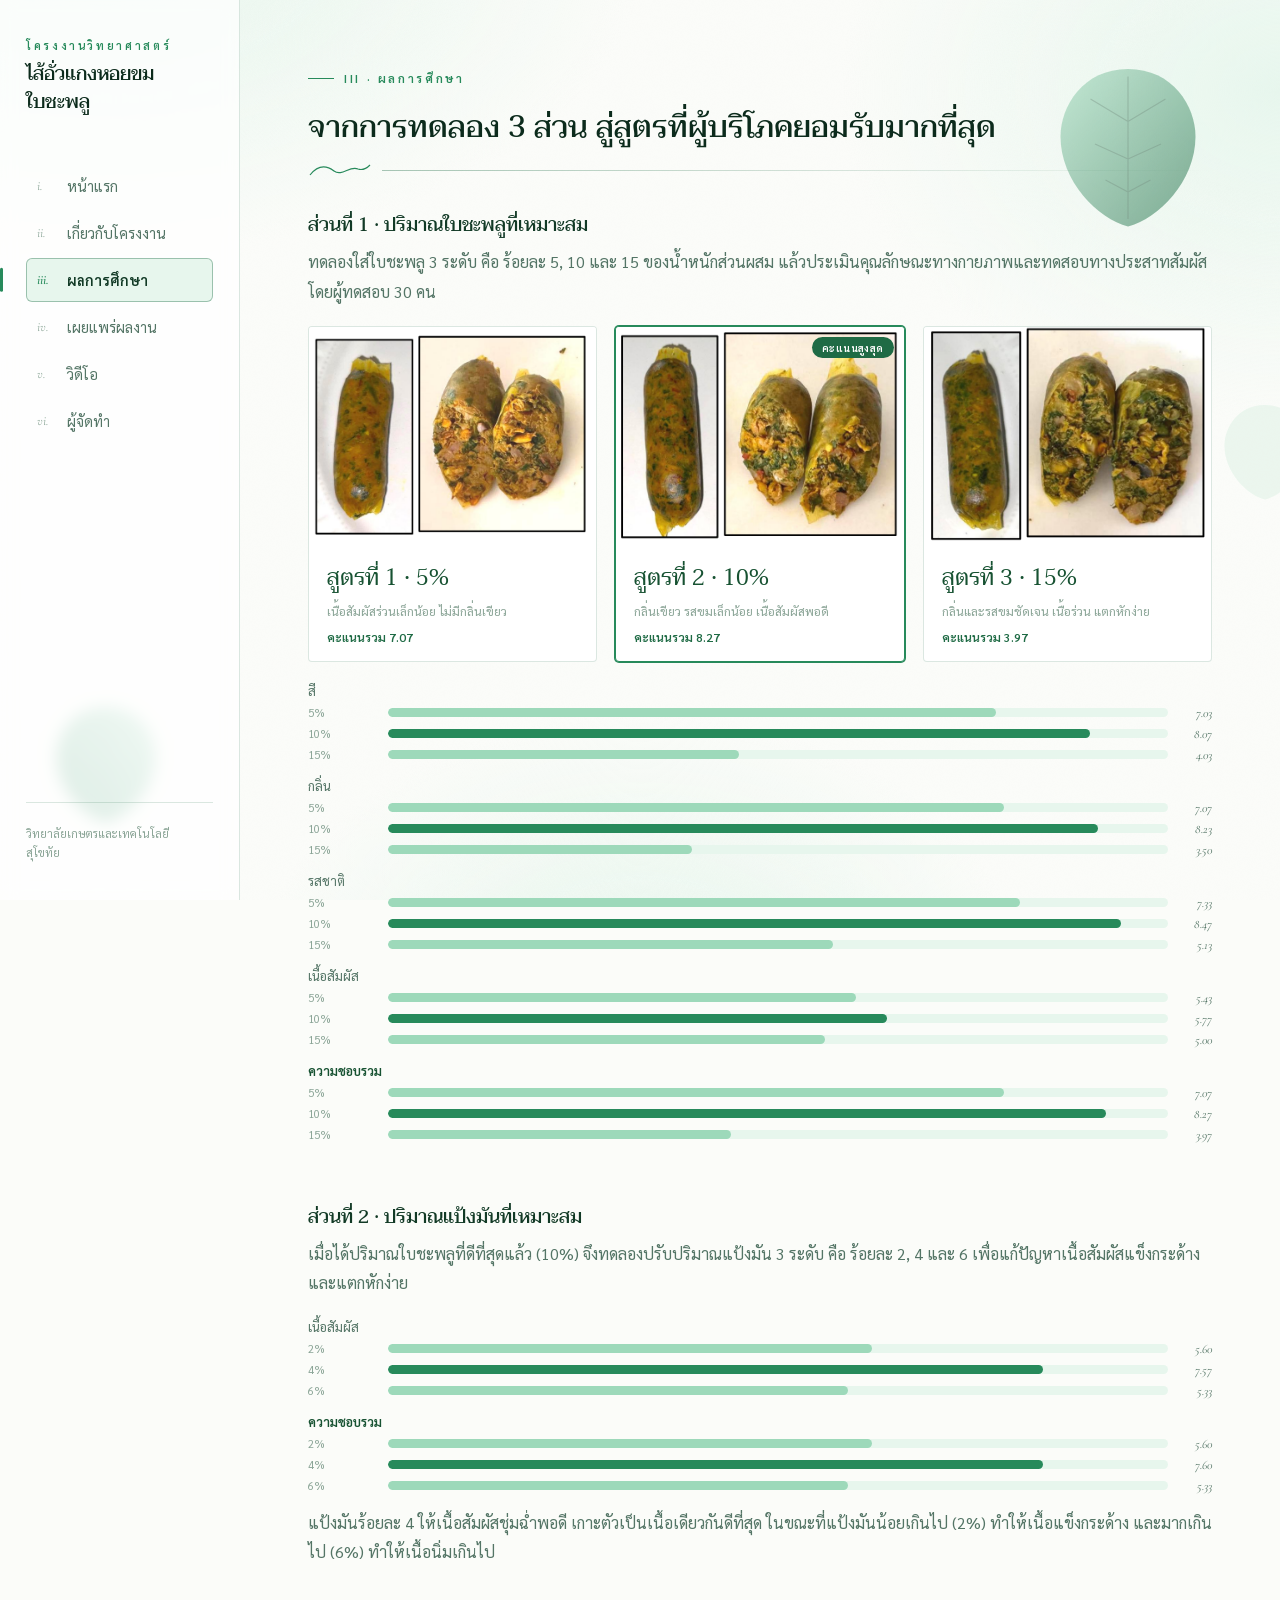
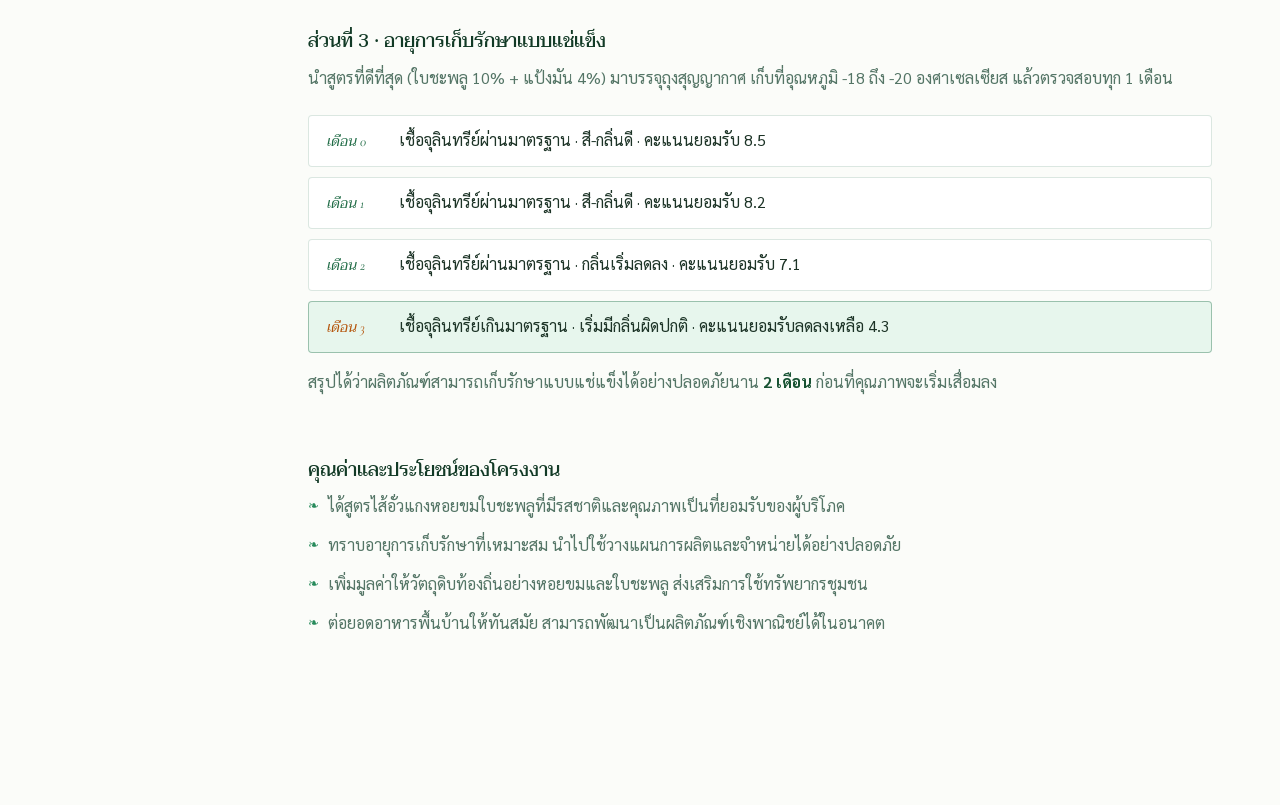
<file: results.html>
<!DOCTYPE html>
<html lang="th">
<head>
<meta charset="UTF-8">
<meta name="viewport" content="width=device-width, initial-scale=1.0">
<title>ผลการศึกษา — การพัฒนาผลิตภัณฑ์ไส้อั่วแกงหอยขมใบชะพลู</title>
<link rel="preconnect" href="https://fonts.googleapis.com">
<link rel="preconnect" href="https://fonts.gstatic.com" crossorigin>
<link rel="icon" href="images/logo.png" type="image/png">
<link href="https://fonts.googleapis.com/css2?family=Taviraj:wght@300;400;500;600&family=Sarabun:wght@300;400;500;600&family=Cormorant+Garamond:ital@1&display=swap" rel="stylesheet">
<link rel="stylesheet" href="css/style.css">
</head>
<body>

<div class="bg-wash"></div>

<div class="leaf-field">
  <svg class="leaf l1" viewBox="0 0 100 120" xmlns="http://www.w3.org/2000/svg">
    <defs><linearGradient id="lg1" x1="0" y1="0" x2="1" y2="1">
      <stop offset="0%" stop-color="#9dd9ba"/><stop offset="100%" stop-color="#1f6b45"/>
    </linearGradient></defs>
    <path d="M50,10 C20,10 5,35 5,55 C5,85 30,110 50,115 C70,110 95,85 95,55 C95,35 80,10 50,10 Z" fill="url(#lg1)"/>
    <path d="M50,15 L50,110 M50,45 L25,30 M50,45 L75,30 M50,70 L28,60 M50,70 L72,60 M50,92 L35,84 M50,92 L65,84" stroke="#0c2b1c" stroke-width="0.8" fill="none" opacity="0.35"/>
  </svg>
  <svg class="leaf l2" viewBox="0 0 100 120" xmlns="http://www.w3.org/2000/svg">
    <defs><linearGradient id="lg2" x1="0" y1="0" x2="1" y2="1">
      <stop offset="0%" stop-color="#9dd9ba"/><stop offset="100%" stop-color="#278a5b"/>
    </linearGradient></defs>
    <path d="M50,10 C20,10 5,35 5,55 C5,85 30,110 50,115 C70,110 95,85 95,55 C95,35 80,10 50,10 Z" fill="url(#lg2)"/>
    <path d="M50,15 L50,110 M50,45 L25,30 M50,45 L75,30 M50,70 L28,60 M50,70 L72,60" stroke="#0c2b1c" stroke-width="0.8" fill="none" opacity="0.3"/>
  </svg>
  <svg class="leaf l3" viewBox="0 0 100 120" xmlns="http://www.w3.org/2000/svg">
    <path d="M50,10 C20,10 5,35 5,55 C5,85 30,110 50,115 C70,110 95,85 95,55 C95,35 80,10 50,10 Z" fill="#cdecda"/>
  </svg>
</div>

<div class="shell">
  <nav class="rail">
    <div class="brand">
      <div class="brand-mark">โครงงานวิทยาศาสตร์</div>
      <div class="brand-name">ไส้อั่วแกงหอยขม<br>ใบชะพลู</div>
    </div>
    <div class="nav">
      <a class="nav-item" href="index.html"><span class="idx">i.</span>หน้าแรก</a>
      <a class="nav-item" href="about.html"><span class="idx">ii.</span>เกี่ยวกับโครงงาน</a>
      <a class="nav-item" href="results.html"><span class="idx">iii.</span>ผลการศึกษา</a>
      <a class="nav-item" href="exhibition.html"><span class="idx">iv.</span>เผยแพร่ผลงาน</a>
      <a class="nav-item" href="video.html"><span class="idx">v.</span>วิดีโอ</a>
      <a class="nav-item" href="credits.html"><span class="idx">vi.</span>ผู้จัดทำ</a>
    </div>
    <div class="rail-foot">วิทยาลัยเกษตรและเทคโนโลยี<br>สุโขทัย</div>
  </nav>

  <div class="mobile-nav">
    <a href="index.html"><span class="dot"></span>หน้าแรก</a>
    <a href="about.html"><span class="dot"></span>โครงงาน</a>
    <a href="results.html"><span class="dot"></span>ผลศึกษา</a>
    <a href="exhibition.html"><span class="dot"></span>เผยแพร่</a>
    <a href="video.html"><span class="dot"></span>วิดีโอ</a>
    <a href="credits.html"><span class="dot"></span>ผู้จัดทำ</a>
  </div>

  <main class="main">
    <section class="page">
      <div class="eyebrow">III · ผลการศึกษา</div>
      <h2 style="font-size:30px;margin-bottom:8px;">จากการทดลอง 3 ส่วน สู่สูตรที่ผู้บริโภคยอมรับมากที่สุด</h2>
      <div class="vine"><svg viewBox="0 0 64 18"><path d="M2,14 C10,4 18,4 26,10 C34,16 42,4 50,8 C56,10 60,6 62,4" stroke="#278a5b" stroke-width="1.2" fill="none"/></svg><div class="rule"></div></div>

      <!-- EXPERIMENT 1 -->
      <div class="section" style="margin-top:30px;">
        <div class="section-head"><h3>ส่วนที่ 1 · ปริมาณใบชะพลูที่เหมาะสม</h3></div>
        <p>ทดลองใส่ใบชะพลู 3 ระดับ คือ ร้อยละ 5, 10 และ 15 ของน้ำหนักส่วนผสม แล้วประเมินคุณลักษณะทางกายภาพและทดสอบทางประสาทสัมผัสโดยผู้ทดสอบ 30 คน</p>

        <div class="formula-grid" style="margin-top:20px;">
          <div class="formula-card">
            <img src="images/formula1.png" alt="ไส้อั่วสูตรที่ 1 ใบชะพลูร้อยละ 5">
            <div class="body">
              <div class="pct">สูตรที่ 1 · 5%</div>
              <div class="desc">เนื้อสัมผัสร่วนเล็กน้อย ไม่มีกลิ่นเขียว</div>
              <div class="score">คะแนนรวม 7.07</div>
            </div>
          </div>
          <div class="formula-card best">
            <span class="badge">คะแนนสูงสุด</span>
            <img src="images/formula2.png" alt="ไส้อั่วสูตรที่ 2 ใบชะพลูร้อยละ 10">
            <div class="body">
              <div class="pct">สูตรที่ 2 · 10%</div>
              <div class="desc">กลิ่นเขียว รสขมเล็กน้อย เนื้อสัมผัสพอดี</div>
              <div class="score">คะแนนรวม 8.27</div>
            </div>
          </div>
          <div class="formula-card">
            <img src="images/formula3.png" alt="ไส้อั่วสูตรที่ 3 ใบชะพลูร้อยละ 15">
            <div class="body">
              <div class="pct">สูตรที่ 3 · 15%</div>
              <div class="desc">กลิ่นและรสขมชัดเจน เนื้อร่วน แตกหักง่าย</div>
              <div class="score">คะแนนรวม 3.97</div>
            </div>
          </div>
        </div>

        <div class="bar-chart">
          <div class="bar-row">
            <div class="bar-label">สี</div>
            <div class="bar-set">
              <div class="bar-track"><div class="name">5%</div><div class="track"><div class="fill" style="width:78%"></div></div><div class="val">7.03</div></div>
              <div class="bar-track win"><div class="name">10%</div><div class="track"><div class="fill" style="width:90%"></div></div><div class="val">8.07</div></div>
              <div class="bar-track"><div class="name">15%</div><div class="track"><div class="fill" style="width:45%"></div></div><div class="val">4.03</div></div>
            </div>
          </div>
          <div class="bar-row">
            <div class="bar-label">กลิ่น</div>
            <div class="bar-set">
              <div class="bar-track"><div class="name">5%</div><div class="track"><div class="fill" style="width:79%"></div></div><div class="val">7.07</div></div>
              <div class="bar-track win"><div class="name">10%</div><div class="track"><div class="fill" style="width:91%"></div></div><div class="val">8.23</div></div>
              <div class="bar-track"><div class="name">15%</div><div class="track"><div class="fill" style="width:39%"></div></div><div class="val">3.50</div></div>
            </div>
          </div>
          <div class="bar-row">
            <div class="bar-label">รสชาติ</div>
            <div class="bar-set">
              <div class="bar-track"><div class="name">5%</div><div class="track"><div class="fill" style="width:81%"></div></div><div class="val">7.33</div></div>
              <div class="bar-track win"><div class="name">10%</div><div class="track"><div class="fill" style="width:94%"></div></div><div class="val">8.47</div></div>
              <div class="bar-track"><div class="name">15%</div><div class="track"><div class="fill" style="width:57%"></div></div><div class="val">5.13</div></div>
            </div>
          </div>
          <div class="bar-row">
            <div class="bar-label">เนื้อสัมผัส</div>
            <div class="bar-set">
              <div class="bar-track"><div class="name">5%</div><div class="track"><div class="fill" style="width:60%"></div></div><div class="val">5.43</div></div>
              <div class="bar-track win"><div class="name">10%</div><div class="track"><div class="fill" style="width:64%"></div></div><div class="val">5.77</div></div>
              <div class="bar-track"><div class="name">15%</div><div class="track"><div class="fill" style="width:56%"></div></div><div class="val">5.00</div></div>
            </div>
          </div>
          <div class="bar-row">
            <div class="bar-label" style="font-weight:600;color:var(--green-800);">ความชอบรวม</div>
            <div class="bar-set">
              <div class="bar-track"><div class="name">5%</div><div class="track"><div class="fill" style="width:79%"></div></div><div class="val">7.07</div></div>
              <div class="bar-track win"><div class="name">10%</div><div class="track"><div class="fill" style="width:92%"></div></div><div class="val">8.27</div></div>
              <div class="bar-track"><div class="name">15%</div><div class="track"><div class="fill" style="width:44%"></div></div><div class="val">3.97</div></div>
            </div>
          </div>
        </div>
      </div>

      <!-- EXPERIMENT 2 -->
      <div class="section">
        <div class="section-head"><h3>ส่วนที่ 2 · ปริมาณแป้งมันที่เหมาะสม</h3></div>
        <p>เมื่อได้ปริมาณใบชะพลูที่ดีที่สุดแล้ว (10%) จึงทดลองปรับปริมาณแป้งมัน 3 ระดับ คือ ร้อยละ 2, 4 และ 6 เพื่อแก้ปัญหาเนื้อสัมผัสแข็งกระด้างและแตกหักง่าย</p>

        <div class="bar-chart">
          <div class="bar-row">
            <div class="bar-label">เนื้อสัมผัส</div>
            <div class="bar-set">
              <div class="bar-track"><div class="name">2%</div><div class="track"><div class="fill" style="width:62%"></div></div><div class="val">5.60</div></div>
              <div class="bar-track win"><div class="name">4%</div><div class="track"><div class="fill" style="width:84%"></div></div><div class="val">7.57</div></div>
              <div class="bar-track"><div class="name">6%</div><div class="track"><div class="fill" style="width:59%"></div></div><div class="val">5.33</div></div>
            </div>
          </div>
          <div class="bar-row">
            <div class="bar-label" style="font-weight:600;color:var(--green-800);">ความชอบรวม</div>
            <div class="bar-set">
              <div class="bar-track"><div class="name">2%</div><div class="track"><div class="fill" style="width:62%"></div></div><div class="val">5.60</div></div>
              <div class="bar-track win"><div class="name">4%</div><div class="track"><div class="fill" style="width:84%"></div></div><div class="val">7.60</div></div>
              <div class="bar-track"><div class="name">6%</div><div class="track"><div class="fill" style="width:59%"></div></div><div class="val">5.33</div></div>
            </div>
          </div>
        </div>
        <p style="margin-top:14px;">แป้งมันร้อยละ 4 ให้เนื้อสัมผัสชุ่มฉ่ำพอดี เกาะตัวเป็นเนื้อเดียวกันดีที่สุด ในขณะที่แป้งมันน้อยเกินไป (2%) ทำให้เนื้อแข็งกระด้าง และมากเกินไป (6%) ทำให้เนื้อนิ่มเกินไป</p>
      </div>

      <!-- EXPERIMENT 3 -->
      <div class="section">
        <div class="section-head"><h3>ส่วนที่ 3 · อายุการเก็บรักษาแบบแช่แข็ง</h3></div>
        <p>นำสูตรที่ดีที่สุด (ใบชะพลู 10% + แป้งมัน 4%) มาบรรจุถุงสุญญากาศ เก็บที่อุณหภูมิ -18 ถึง -20 องศาเซลเซียส แล้วตรวจสอบทุก 1 เดือน</p>

        <div class="timeline">
          <div class="tl-item"><div class="tl-time">เดือน 0</div><div>เชื้อจุลินทรีย์ผ่านมาตรฐาน · สี-กลิ่นดี · คะแนนยอมรับ 8.5</div></div>
          <div class="tl-item"><div class="tl-time">เดือน 1</div><div>เชื้อจุลินทรีย์ผ่านมาตรฐาน · สี-กลิ่นดี · คะแนนยอมรับ 8.2</div></div>
          <div class="tl-item"><div class="tl-time">เดือน 2</div><div>เชื้อจุลินทรีย์ผ่านมาตรฐาน · กลิ่นเริ่มลดลง · คะแนนยอมรับ 7.1</div></div>
          <div class="tl-item" style="border-color:var(--line-strong);background:var(--green-100);"><div class="tl-time" style="color:#b45309;">เดือน 3</div><div>เชื้อจุลินทรีย์เกินมาตรฐาน · เริ่มมีกลิ่นผิดปกติ · คะแนนยอมรับลดลงเหลือ 4.3</div></div>
        </div>
        <p style="margin-top:14px;">สรุปได้ว่าผลิตภัณฑ์สามารถเก็บรักษาแบบแช่แข็งได้อย่างปลอดภัยนาน <b style="color:var(--green-800);">2 เดือน</b> ก่อนที่คุณภาพจะเริ่มเสื่อมลง</p>
      </div>

      <!-- VALUE & SUGGESTIONS -->
      <div class="section">
        <div class="section-head"><h3>คุณค่าและประโยชน์ของโครงงาน</h3></div>
        <ul class="plain">
          <li>ได้สูตรไส้อั่วแกงหอยขมใบชะพลูที่มีรสชาติและคุณภาพเป็นที่ยอมรับของผู้บริโภค</li>
          <li>ทราบอายุการเก็บรักษาที่เหมาะสม นำไปใช้วางแผนการผลิตและจำหน่ายได้อย่างปลอดภัย</li>
          <li>เพิ่มมูลค่าให้วัตถุดิบท้องถิ่นอย่างหอยขมและใบชะพลู ส่งเสริมการใช้ทรัพยากรชุมชน</li>
          <li>ต่อยอดอาหารพื้นบ้านให้ทันสมัย สามารถพัฒนาเป็นผลิตภัณฑ์เชิงพาณิชย์ได้ในอนาคต</li>
        </ul>
      </div>
    </section>
  </main>
</div>

<script src="js/main.js"></script>
</body>
</html>
</file>
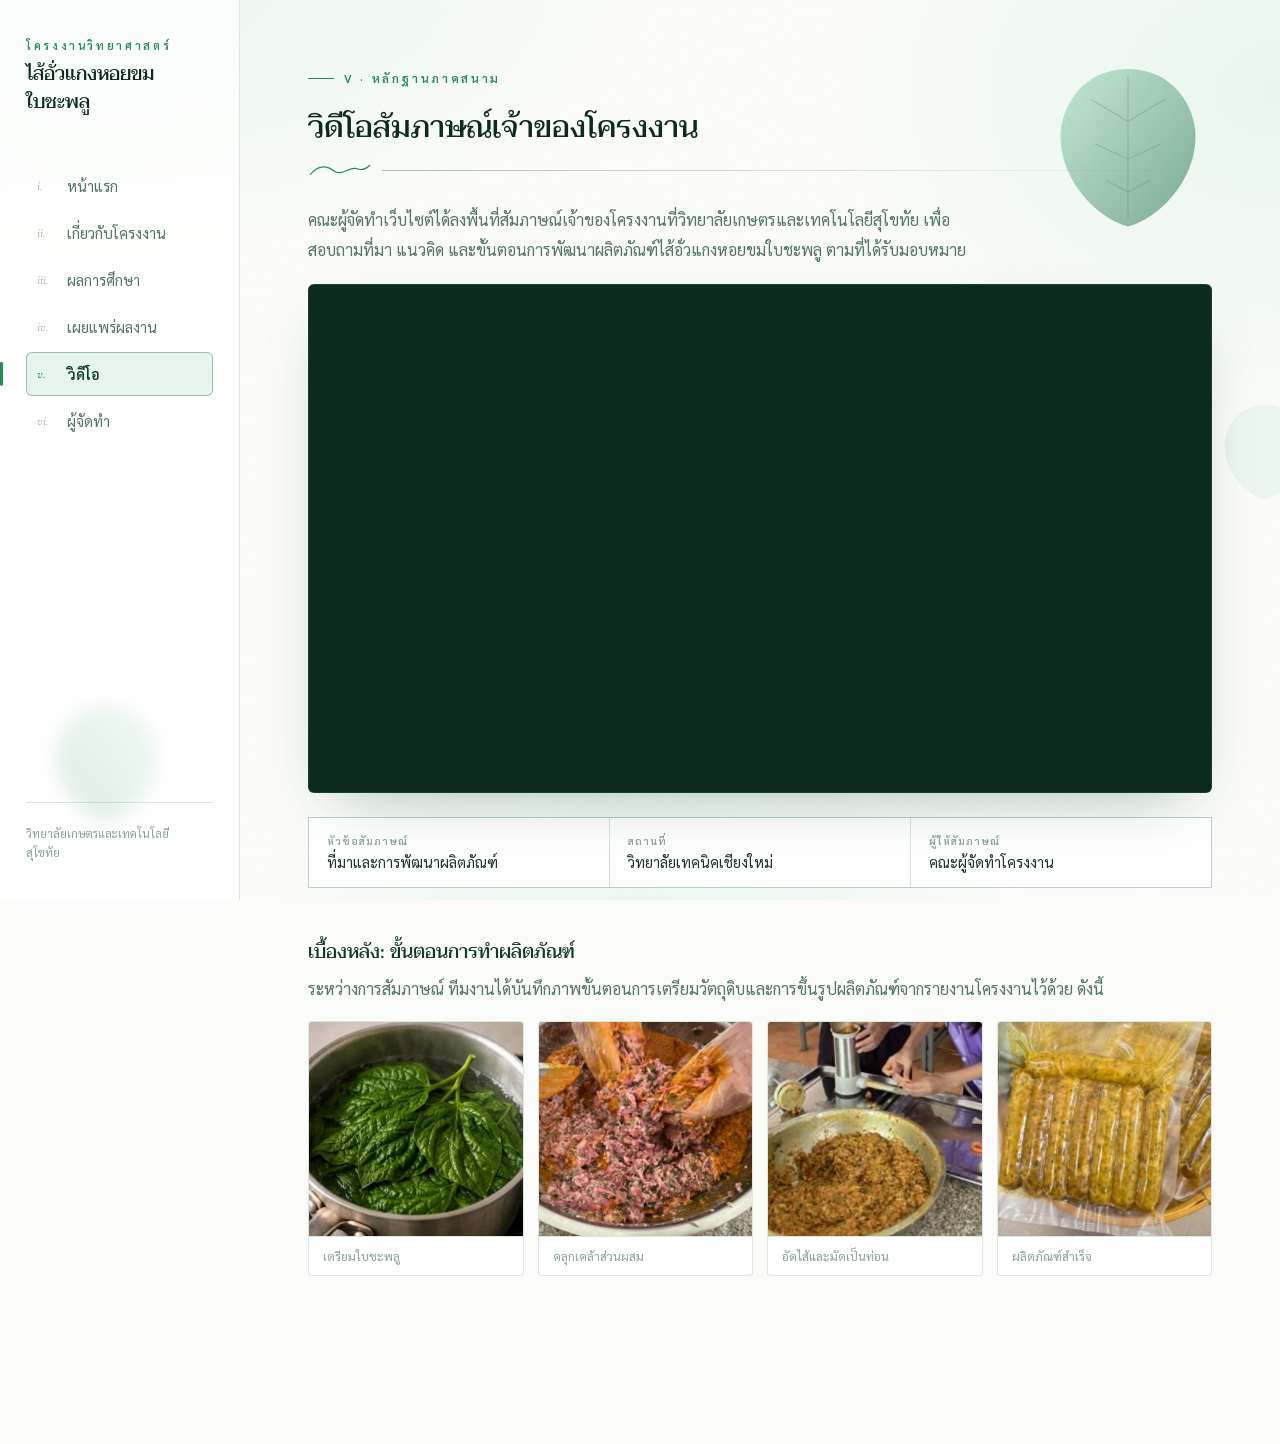
<file: video.html>
<!DOCTYPE html>
<html lang="th">
<head>
<meta charset="UTF-8">
<meta name="viewport" content="width=device-width, initial-scale=1.0">
<title>วิดีโอสัมภาษณ์ — การพัฒนาผลิตภัณฑ์ไส้อั่วแกงหอยขมใบชะพลู</title>
<link rel="preconnect" href="https://fonts.googleapis.com">
<link rel="preconnect" href="https://fonts.gstatic.com" crossorigin>
<link rel="icon" href="images/logo.png" type="image/png">
<link href="https://fonts.googleapis.com/css2?family=Taviraj:wght@300;400;500;600&family=Sarabun:wght@300;400;500;600&family=Cormorant+Garamond:ital@1&display=swap" rel="stylesheet">
<link rel="stylesheet" href="css/style.css">
</head>
<body>

<div class="bg-wash"></div>

<div class="leaf-field">
  <svg class="leaf l1" viewBox="0 0 100 120" xmlns="http://www.w3.org/2000/svg">
    <defs><linearGradient id="lg1" x1="0" y1="0" x2="1" y2="1">
      <stop offset="0%" stop-color="#9dd9ba"/><stop offset="100%" stop-color="#1f6b45"/>
    </linearGradient></defs>
    <path d="M50,10 C20,10 5,35 5,55 C5,85 30,110 50,115 C70,110 95,85 95,55 C95,35 80,10 50,10 Z" fill="url(#lg1)"/>
    <path d="M50,15 L50,110 M50,45 L25,30 M50,45 L75,30 M50,70 L28,60 M50,70 L72,60 M50,92 L35,84 M50,92 L65,84" stroke="#0c2b1c" stroke-width="0.8" fill="none" opacity="0.35"/>
  </svg>
  <svg class="leaf l2" viewBox="0 0 100 120" xmlns="http://www.w3.org/2000/svg">
    <defs><linearGradient id="lg2" x1="0" y1="0" x2="1" y2="1">
      <stop offset="0%" stop-color="#9dd9ba"/><stop offset="100%" stop-color="#278a5b"/>
    </linearGradient></defs>
    <path d="M50,10 C20,10 5,35 5,55 C5,85 30,110 50,115 C70,110 95,85 95,55 C95,35 80,10 50,10 Z" fill="url(#lg2)"/>
    <path d="M50,15 L50,110 M50,45 L25,30 M50,45 L75,30 M50,70 L28,60 M50,70 L72,60" stroke="#0c2b1c" stroke-width="0.8" fill="none" opacity="0.3"/>
  </svg>
  <svg class="leaf l3" viewBox="0 0 100 120" xmlns="http://www.w3.org/2000/svg">
    <path d="M50,10 C20,10 5,35 5,55 C5,85 30,110 50,115 C70,110 95,85 95,55 C95,35 80,10 50,10 Z" fill="#cdecda"/>
  </svg>
</div>

<div class="shell">
  <nav class="rail">
    <div class="brand">
      <div class="brand-mark">โครงงานวิทยาศาสตร์</div>
      <div class="brand-name">ไส้อั่วแกงหอยขม<br>ใบชะพลู</div>
    </div>
    <div class="nav">
      <a class="nav-item" href="index.html"><span class="idx">i.</span>หน้าแรก</a>
      <a class="nav-item" href="about.html"><span class="idx">ii.</span>เกี่ยวกับโครงงาน</a>
      <a class="nav-item" href="results.html"><span class="idx">iii.</span>ผลการศึกษา</a>
      <a class="nav-item" href="exhibition.html"><span class="idx">iv.</span>เผยแพร่ผลงาน</a>
      <a class="nav-item" href="video.html"><span class="idx">v.</span>วิดีโอ</a>
      <a class="nav-item" href="credits.html"><span class="idx">vi.</span>ผู้จัดทำ</a>
    </div>
    <div class="rail-foot">วิทยาลัยเกษตรและเทคโนโลยี<br>สุโขทัย</div>
  </nav>

  <div class="mobile-nav">
    <a href="index.html"><span class="dot"></span>หน้าแรก</a>
    <a href="about.html"><span class="dot"></span>โครงงาน</a>
    <a href="results.html"><span class="dot"></span>ผลศึกษา</a>
    <a href="exhibition.html"><span class="dot"></span>เผยแพร่</a>
    <a href="video.html"><span class="dot"></span>วิดีโอ</a>
    <a href="credits.html"><span class="dot"></span>ผู้จัดทำ</a>
  </div>

  <main class="main">
    <section class="page">
      <div class="eyebrow">V · หลักฐานภาคสนาม</div>
      <h2 style="font-size:30px;margin-bottom:8px;">วิดีโอสัมภาษณ์เจ้าของโครงงาน</h2>
      <div class="vine"><svg viewBox="0 0 64 18"><path d="M2,14 C10,4 18,4 26,10 C34,16 42,4 50,8 C56,10 60,6 62,4" stroke="#278a5b" stroke-width="1.2" fill="none"/></svg><div class="rule"></div></div>
      <p style="margin-top:26px;max-width:680px;">คณะผู้จัดทำเว็บไซต์ได้ลงพื้นที่สัมภาษณ์เจ้าของโครงงานที่วิทยาลัยเกษตรและเทคโนโลยีสุโขทัย เพื่อสอบถามที่มา แนวคิด และขั้นตอนการพัฒนาผลิตภัณฑ์ไส้อั่วแกงหอยขมใบชะพลู ตามที่ได้รับมอบหมาย</p>

      <div class="video-wrap" style="margin-top:20px;">
        <iframe src="https://www.youtube.com/embed/HbQlvgHw2xU" title="วิดีโอสัมภาษณ์ — ไส้อั่วแกงหอยขมใบชะพลู" allow="accelerometer; autoplay; clipboard-write; encrypted-media; gyroscope; picture-in-picture" allowfullscreen></iframe>
      </div>

      <div class="video-meta">
        <div class="meta-box"><div class="lbl">หัวข้อสัมภาษณ์</div><div class="val">ที่มาและการพัฒนาผลิตภัณฑ์</div></div>
        <div class="meta-box"><div class="lbl">สถานที่</div><div class="val">วิทยาลัยเทคนิคเชียงใหม่</div></div>
        <div class="meta-box"><div class="lbl">ผู้ให้สัมภาษณ์</div><div class="val">คณะผู้จัดทำโครงงาน</div></div>
      </div>

      <div class="section" style="margin-top:48px;">
        <div class="section-head"><h3>เบื้องหลัง: ขั้นตอนการทำผลิตภัณฑ์</h3></div>
        <p>ระหว่างการสัมภาษณ์ ทีมงานได้บันทึกภาพขั้นตอนการเตรียมวัตถุดิบและการขึ้นรูปผลิตภัณฑ์จากรายงานโครงงานไว้ด้วย ดังนี้</p>
        <div class="img-row" style="margin-top:18px;">
          <div class="figure"><img src="images/prep-leaf.png" alt="ขั้นตอนเตรียมใบชะพลู ลวกและหั่น"><div class="cap">เตรียมใบชะพลู</div></div>
          <div class="figure"><img src="images/prep-mix.png" alt="ขั้นตอนคลุกเคล้าส่วนผสมไส้อั่ว"><div class="cap">คลุกเคล้าส่วนผสม</div></div>
          <div class="figure"><img src="images/prep-stuff.png" alt="ขั้นตอนอัดไส้และมัดไส้อั่ว"><div class="cap">อัดไส้และมัดเป็นท่อน</div></div>
          <div class="figure"><img src="images/prep-result.png" alt="ไส้อั่วแกงหอยขมใบชะพลูสูตรพัฒนาที่เสร็จแล้ว"><div class="cap">ผลิตภัณฑ์สำเร็จ</div></div>
        </div>
      </div>
    </section>
  </main>
</div>

<script src="js/main.js"></script>
</body>
</html>
</file>
<file: css/style.css>
:root{
  --white:#ffffff;
  --cream:#f8faf5;
  --paper:#fbfcf9;
  --green-950:#0c2b1c;
  --green-900:#123a26;
  --green-800:#175232;
  --green-700:#1f6b45;
  --green-600:#278a5b;
  --green-500:#3fa873;
  --green-400:#6cc296;
  --green-300:#9dd9ba;
  --green-200:#cdecda;
  --green-100:#e7f6ed;
  --text:#1c3326;
  --text-muted:#547566;
  --text-faint:#8ba597;
  --line:rgba(31,107,69,.16);
  --line-strong:rgba(31,107,69,.38);
  --font-display:'Taviraj', 'Noto Serif Thai', serif;
  --font-body:'Sarabun', 'Noto Sans Thai', sans-serif;
  --font-accent:'Cormorant Garamond', 'Taviraj', serif;
}
*{margin:0;padding:0;box-sizing:border-box;}
html{scroll-behavior:smooth;}
body{
  background:var(--paper);
  color:var(--text);
  font-family:var(--font-body);
  overflow-x:hidden;
  min-height:100vh;
}
::selection{background:var(--green-300);color:var(--green-950);}

/* subtle paper texture + soft green wash */
.bg-wash{position:fixed;inset:0;z-index:0;pointer-events:none;overflow:hidden;background:
  radial-gradient(ellipse 900px 500px at 8% -5%, var(--green-100), transparent 60%),
  radial-gradient(ellipse 800px 600px at 100% 10%, var(--green-100), transparent 55%),
  radial-gradient(ellipse 700px 500px at 50% 110%, var(--green-100), transparent 55%);
}
.bg-wash::after{
  content:'';position:absolute;inset:0;opacity:.4;
  background-image:url("data:image/svg+xml,%3Csvg xmlns='http://www.w3.org/2000/svg' width='140' height='140'%3E%3Cfilter id='n'%3E%3CfeTurbulence type='fractalNoise' baseFrequency='0.85' numOctaves='2' stitchTiles='stitch'/%3E%3C/filter%3E%3Crect width='100%25' height='100%25' filter='url(%23n)' opacity='0.025'/%3E%3C/svg%3E");
}

/* ---------- decorative leaf (chaphlu / wild betel leaf) ---------- */
.leaf-field{position:fixed;inset:0;z-index:0;pointer-events:none;overflow:hidden;}
.leaf{position:absolute;transform-origin:50% 15%;animation:sway 6.5s ease-in-out infinite;opacity:.55;}
.leaf.l1{top:6%;right:6%;width:150px;animation-duration:7.5s;}
.leaf.l2{bottom:8%;left:4%;width:110px;animation-duration:6s;animation-delay:.6s;transform:scaleX(-1);}
.leaf.l3{top:44%;right:-30px;width:90px;animation-duration:8.5s;animation-delay:1.2s;opacity:.35;}
@keyframes sway{
  0%,100%{transform:rotate(-4deg);}
  50%{transform:rotate(5deg);}
}
.leaf.l2{animation-name:sway2;}
@keyframes sway2{
  0%,100%{transform:scaleX(-1) rotate(-5deg);}
  50%{transform:scaleX(-1) rotate(4deg);}
}

/* small vine divider used under section headings */
.vine{display:flex;align-items:center;gap:10px;margin:6px 0 22px;}
.vine svg{width:64px;height:18px;flex-shrink:0;}
.vine .rule{flex:1;height:1px;background:linear-gradient(90deg, var(--line-strong), transparent);}

/* ---------- layout shell ---------- */
.shell{position:relative;z-index:2;display:flex;min-height:100vh;}

.rail{
  width:240px;flex-shrink:0;
  border-right:1px solid var(--line);
  padding:38px 26px;
  display:flex;flex-direction:column;
  position:fixed;top:0;left:0;height:100vh;
  background:rgba(255,255,255,.72);
  backdrop-filter:blur(8px);
  z-index:10;
}
.brand{margin-bottom:48px;}
.brand-mark{
  font-family:var(--font-body);font-size:11px;letter-spacing:.24em;
  color:var(--green-600);text-transform:uppercase;font-weight:600;
}
.brand-name{
  font-family:var(--font-display);font-weight:500;font-size:19px;
  margin-top:8px;line-height:1.45;color:var(--green-950);
}
.nav{display:flex;flex-direction:column;gap:3px;flex:1;}
.nav-item{
  display:flex;align-items:center;gap:12px;
  padding:12px 10px;border-radius:6px;cursor:pointer;
  color:var(--text-muted);font-size:14.5px;
  border:1px solid transparent;
  transition:all .25s ease;
  position:relative;
  text-decoration:none;
}
.nav-item .idx{font-family:var(--font-accent);font-style:italic;font-size:13px;color:var(--text-faint);width:18px;}
.nav-item:hover{color:var(--green-800);background:var(--green-100);}
.nav-item.active{
  color:var(--green-900);background:var(--green-100);
  border-color:var(--line-strong);font-weight:600;
}
.nav-item.active .idx{color:var(--green-600);}
.nav-item.active::before{
  content:'';position:absolute;left:-27px;top:50%;transform:translateY(-50%);
  width:3px;height:58%;background:var(--green-600);border-radius:2px;
}
.rail-foot{
  font-family:var(--font-body);font-size:11.5px;color:var(--text-faint);
  padding-top:22px;border-top:1px solid var(--line);line-height:1.6;
}

.mobile-nav{
  display:none;position:fixed;bottom:0;left:0;right:0;z-index:20;
  background:rgba(255,255,255,.94);backdrop-filter:blur(10px);
  border-top:1px solid var(--line);
  padding:8px 6px calc(8px + env(safe-area-inset-bottom));
  justify-content:flex-start;overflow-x:auto;
  -webkit-overflow-scrolling:touch;
}
.mobile-nav a{
  background:none;border:none;color:var(--text-faint);
  font-family:var(--font-body);font-size:10.5px;
  display:flex;flex-direction:column;align-items:center;gap:4px;
  padding:6px 10px;cursor:pointer;text-decoration:none;flex-shrink:0;
  white-space:nowrap;
}
.mobile-nav a .dot{width:6px;height:6px;border-radius:50%;background:var(--text-faint);}
.mobile-nav a.active{color:var(--green-700);}
.mobile-nav a.active .dot{background:var(--green-600);}

.main{margin-left:240px;flex:1;min-height:100vh;position:relative;}
.page{padding:70px 68px 110px;max-width:1140px;animation:fadeUp .55s ease both;}
@keyframes fadeUp{from{opacity:0;transform:translateY(14px);}to{opacity:1;transform:translateY(0);}}

.eyebrow{
  font-family:var(--font-body);font-size:12px;letter-spacing:.22em;
  color:var(--green-600);text-transform:uppercase;font-weight:600;
  display:flex;align-items:center;gap:10px;margin-bottom:16px;
}
.eyebrow::before{content:'';width:26px;height:1px;background:var(--green-600);}

h1{font-family:var(--font-display);font-weight:500;color:var(--green-950);letter-spacing:-.01em;}
h2{font-family:var(--font-display);font-weight:500;color:var(--green-950);}
h3{font-family:var(--font-display);font-weight:500;color:var(--green-900);}
p{color:var(--text-muted);line-height:1.85;}

.edit{
  position:relative;
  border:1px dashed var(--line-strong);
  border-radius:8px;
  padding:16px 18px;
  background:var(--green-100);
}
.edit::before{
  content:attr(data-tag);
  position:absolute;top:-11px;left:14px;
  background:var(--paper);
  padding:0 8px;
  font-family:var(--font-body);
  font-size:10.5px;letter-spacing:.08em;font-weight:600;
  color:var(--green-700);
  text-transform:uppercase;
}
.edit p, .edit li{color:var(--text-faint);font-style:italic;}

/* ---------- PAGE 1 : HOME ---------- */
.hero{padding-top:36px;display:flex;flex-direction:column;gap:24px;max-width:740px;position:relative;}
.hero h1{font-size:44px;line-height:1.35;}
.hero .subtitle{font-family:var(--font-accent);font-style:italic;font-size:19px;color:var(--green-700);}
.hero .school{font-size:14.5px;color:var(--text-muted);}
.cta-row{display:flex;gap:14px;align-items:center;margin-top:8px;flex-wrap:wrap;}
.btn{
  font-family:var(--font-body);font-weight:600;font-size:14.5px;
  padding:13px 28px;border-radius:2px;cursor:pointer;border:1px solid transparent;
  display:inline-flex;align-items:center;gap:8px;
  transition:all .25s ease;
  text-decoration:none;
}
.btn-primary{
  background:var(--green-700);color:#fff;
}
.btn-primary:hover{background:var(--green-800);}
.btn-ghost{
  background:transparent;border:1px solid var(--line-strong);color:var(--green-800);
}
.btn-ghost:hover{background:var(--green-100);}

.stat-row{display:grid;grid-template-columns:repeat(3,1fr);gap:1px;margin-top:56px;max-width:820px;background:var(--line);border:1px solid var(--line);}
.stat-card{padding:24px 20px;background:var(--white);}
.stat-card .num{font-family:var(--font-display);font-size:32px;color:var(--green-700);font-weight:500;}
.stat-card .label{font-size:12.5px;color:var(--text-faint);margin-top:4px;}

/* ---------- PAGE 2 ---------- */
.section{margin-bottom:58px;}
.section-head{margin-bottom:6px;}
.steps{display:flex;flex-direction:column;gap:0;border-left:1px solid var(--line-strong);margin-left:8px;}
.step{position:relative;padding:0 0 28px 26px;}
.step:last-child{padding-bottom:0;}
.step::before{
  content:attr(data-n);position:absolute;left:-11px;top:0;
  width:20px;height:20px;border-radius:50%;
  background:var(--paper);border:1px solid var(--green-600);
  color:var(--green-700);font-family:var(--font-accent);font-style:italic;font-size:12px;
  display:flex;align-items:center;justify-content:center;
}
.step h4{font-family:var(--font-display);color:var(--green-900);font-weight:500;margin-bottom:4px;font-size:16.5px;}
.card-grid{display:grid;grid-template-columns:repeat(auto-fill,minmax(230px,1fr));gap:18px;}
.person-card{
  border:1px solid var(--line);border-radius:4px;padding:22px;
  background:var(--white);
}
.person-card .p-name{font-family:var(--font-display);color:var(--green-950);font-size:16px;}
.person-card .p-role{font-size:12.5px;color:var(--text-faint);margin-top:3px;}
.avatar{
  width:42px;height:42px;border-radius:50%;
  background:var(--green-100);border:1px solid var(--line-strong);
  display:flex;align-items:center;justify-content:center;
  font-family:var(--font-display);color:var(--green-700);font-size:13px;margin-bottom:12px;
}
.quote-block{
  border-left:3px solid var(--green-600);
  padding:8px 0 8px 24px;margin:8px 0;position:relative;
}
.quote-block .mark{
  font-family:var(--font-accent);font-size:52px;color:var(--green-300);
  position:absolute;left:-4px;top:-22px;
}
.quote-block .quote-text{color:var(--green-900);font-family:var(--font-accent);font-style:italic;font-size:19px;line-height:1.6;}
.quote-block .quote-who{margin-top:8px;font-size:13px;color:var(--text-muted);}
ul.plain{list-style:none;display:flex;flex-direction:column;gap:11px;}
ul.plain li{position:relative;padding-left:20px;color:var(--text-muted);line-height:1.75;}
ul.plain li::before{content:'❧';position:absolute;left:0;color:var(--green-600);font-size:13px;top:2px;}

/* ---------- PAGE 3 : VIDEO ---------- */
.video-wrap{
  border:1px solid var(--line-strong);border-radius:6px;overflow:hidden;
  aspect-ratio:16/9;background:var(--green-950);
  display:flex;align-items:center;justify-content:center;position:relative;
  box-shadow:0 24px 60px -28px rgba(23,82,50,.4);
}
.video-wrap iframe{width:100%;height:100%;border:none;}
.timeline{display:flex;flex-direction:column;gap:10px;margin-top:22px;}
.tl-item{
  display:flex;gap:16px;align-items:baseline;
  padding:13px 18px;border-radius:4px;border:1px solid var(--line);
  background:var(--white);
}
.tl-time{font-family:var(--font-accent);font-style:italic;color:var(--green-700);font-size:14px;min-width:56px;}
.video-meta{display:grid;grid-template-columns:repeat(3,1fr);gap:1px;margin-top:24px;background:var(--line);border:1px solid var(--line);}
.meta-box{padding:16px 18px;background:var(--white);}
.meta-box .lbl{font-family:var(--font-body);font-size:10.5px;color:var(--text-faint);text-transform:uppercase;letter-spacing:.1em;font-weight:600;}
.meta-box .val{margin-top:6px;color:var(--text);font-size:14.5px;}

/* ---------- PAGE 4 : CREDITS ---------- */
.team-card{
  border:1px solid var(--line);border-radius:4px;padding:26px;
  background:var(--white);
  display:flex;flex-direction:column;gap:9px;
}
.team-card .avatar{width:52px;height:52px;font-size:16px;}
.team-card .role{font-family:var(--font-body);font-size:11px;color:var(--green-600);text-transform:uppercase;letter-spacing:.08em;font-weight:600;}
.team-card .name{font-family:var(--font-display);font-size:18px;color:var(--green-950);}
.team-card .sub{font-size:12.5px;color:var(--text-faint);}
.divider{height:1px;background:var(--line);margin:58px 0;}
.footer-note{text-align:center;color:var(--text-faint);font-size:12.5px;font-family:var(--font-body);margin-top:70px;}

/* ---------- images / figures ---------- */
.figure{border:1px solid var(--line);border-radius:4px;overflow:hidden;background:var(--white);}
.figure img{width:100%;display:block;aspect-ratio:4/3;object-fit:cover;}
.figure .cap{padding:11px 14px;font-size:12.5px;color:var(--text-faint);border-top:1px solid var(--line);}
.figure.wide img{aspect-ratio:21/9;}
.figure.tall img{aspect-ratio:3/4;}

.hero-photo{
  border:1px solid var(--line-strong);border-radius:6px;overflow:hidden;
  box-shadow:0 24px 60px -28px rgba(23,82,50,.35);margin-top:8px;
}
.hero-photo img{width:100%;display:block;aspect-ratio:16/9;object-fit:cover;}

.gallery-grid{display:grid;grid-template-columns:repeat(auto-fill,minmax(230px,1fr));gap:18px;}

.img-row{display:grid;grid-template-columns:repeat(4,1fr);gap:14px;}
.img-row .figure img{aspect-ratio:1/1;}

/* ---------- formula comparison ---------- */
.formula-grid{display:grid;grid-template-columns:repeat(3,1fr);gap:18px;}
.formula-card{
  border:1px solid var(--line);border-radius:4px;overflow:hidden;background:var(--white);
  position:relative;
}
.formula-card.best{border:1px solid var(--green-600);box-shadow:0 0 0 1px var(--green-600);}
.formula-card .badge{
  position:absolute;top:10px;right:10px;z-index:2;
  background:var(--green-700);color:#fff;font-size:10.5px;font-weight:600;
  padding:4px 10px;border-radius:999px;letter-spacing:.04em;
}
.formula-card img{width:100%;aspect-ratio:4/3;object-fit:cover;display:block;}
.formula-card .body{padding:16px 18px;}
.formula-card .pct{font-family:var(--font-display);font-size:22px;color:var(--green-800);}
.formula-card .desc{font-size:12.5px;color:var(--text-faint);margin-top:4px;line-height:1.6;}
.formula-card .score{font-size:12px;color:var(--green-700);margin-top:8px;font-weight:600;}

/* bar chart */
.bar-chart{display:flex;flex-direction:column;gap:14px;margin-top:20px;}
.bar-row .bar-label{font-size:13px;color:var(--text-muted);margin-bottom:6px;}
.bar-set{display:flex;flex-direction:column;gap:5px;}
.bar-track{display:flex;align-items:center;gap:10px;}
.bar-track .name{width:70px;font-size:11.5px;color:var(--text-faint);flex-shrink:0;}
.bar-track .track{flex:1;height:9px;background:var(--green-100);border-radius:5px;overflow:hidden;}
.bar-track .fill{height:100%;border-radius:5px;background:var(--green-300);}
.bar-track.win .fill{background:var(--green-600);}
.bar-track .val{width:34px;text-align:right;font-family:var(--font-accent);font-style:italic;font-size:12.5px;color:var(--text-muted);}

/* stat highlight strip */
.highlight-strip{
  display:grid;grid-template-columns:repeat(3,1fr);gap:1px;background:var(--line);
  border:1px solid var(--line);margin:28px 0;
}
.highlight-strip .cell{background:var(--white);padding:22px 20px;}
.highlight-strip .cell .n{font-family:var(--font-display);font-size:26px;color:var(--green-700);}
.highlight-strip .cell .l{font-size:12px;color:var(--text-faint);margin-top:4px;}

@media (max-width:1100px){
  .page{padding:56px 40px 110px;}
}
@media (max-width:900px){
  .rail{display:none;}
  .main{margin-left:0;}
  .page{padding:40px 22px 110px;}
  .hero h1{font-size:32px;}
  .stat-row{grid-template-columns:1fr;}
  .video-meta{grid-template-columns:1fr;}
  .mobile-nav{display:flex;}
  .leaf.l1{width:100px;}
  .leaf.l2{width:80px;}
  .formula-grid{grid-template-columns:1fr 1fr;}
  .img-row{grid-template-columns:repeat(2,1fr);}
  .highlight-strip{grid-template-columns:1fr 1fr;}
}
@media (max-width:480px){
  .page{padding:26px 16px 110px;}
  .hero h1{font-size:25px;line-height:1.4;}
  .hero .subtitle{font-size:16px;}
  .eyebrow{font-size:10.5px;}
  .card-grid{grid-template-columns:1fr;}
  .btn{width:100%;justify-content:center;}
  .cta-row{flex-direction:column;align-items:stretch;}
  .quote-block .quote-text{font-size:16.5px;}
  .formula-grid{grid-template-columns:1fr;}
  .img-row{grid-template-columns:repeat(2,1fr);}
  .highlight-strip{grid-template-columns:1fr;}
}
@media (prefers-reduced-motion:reduce){
  .leaf{animation:none!important;}
  html{scroll-behavior:auto;}
}
</file>
